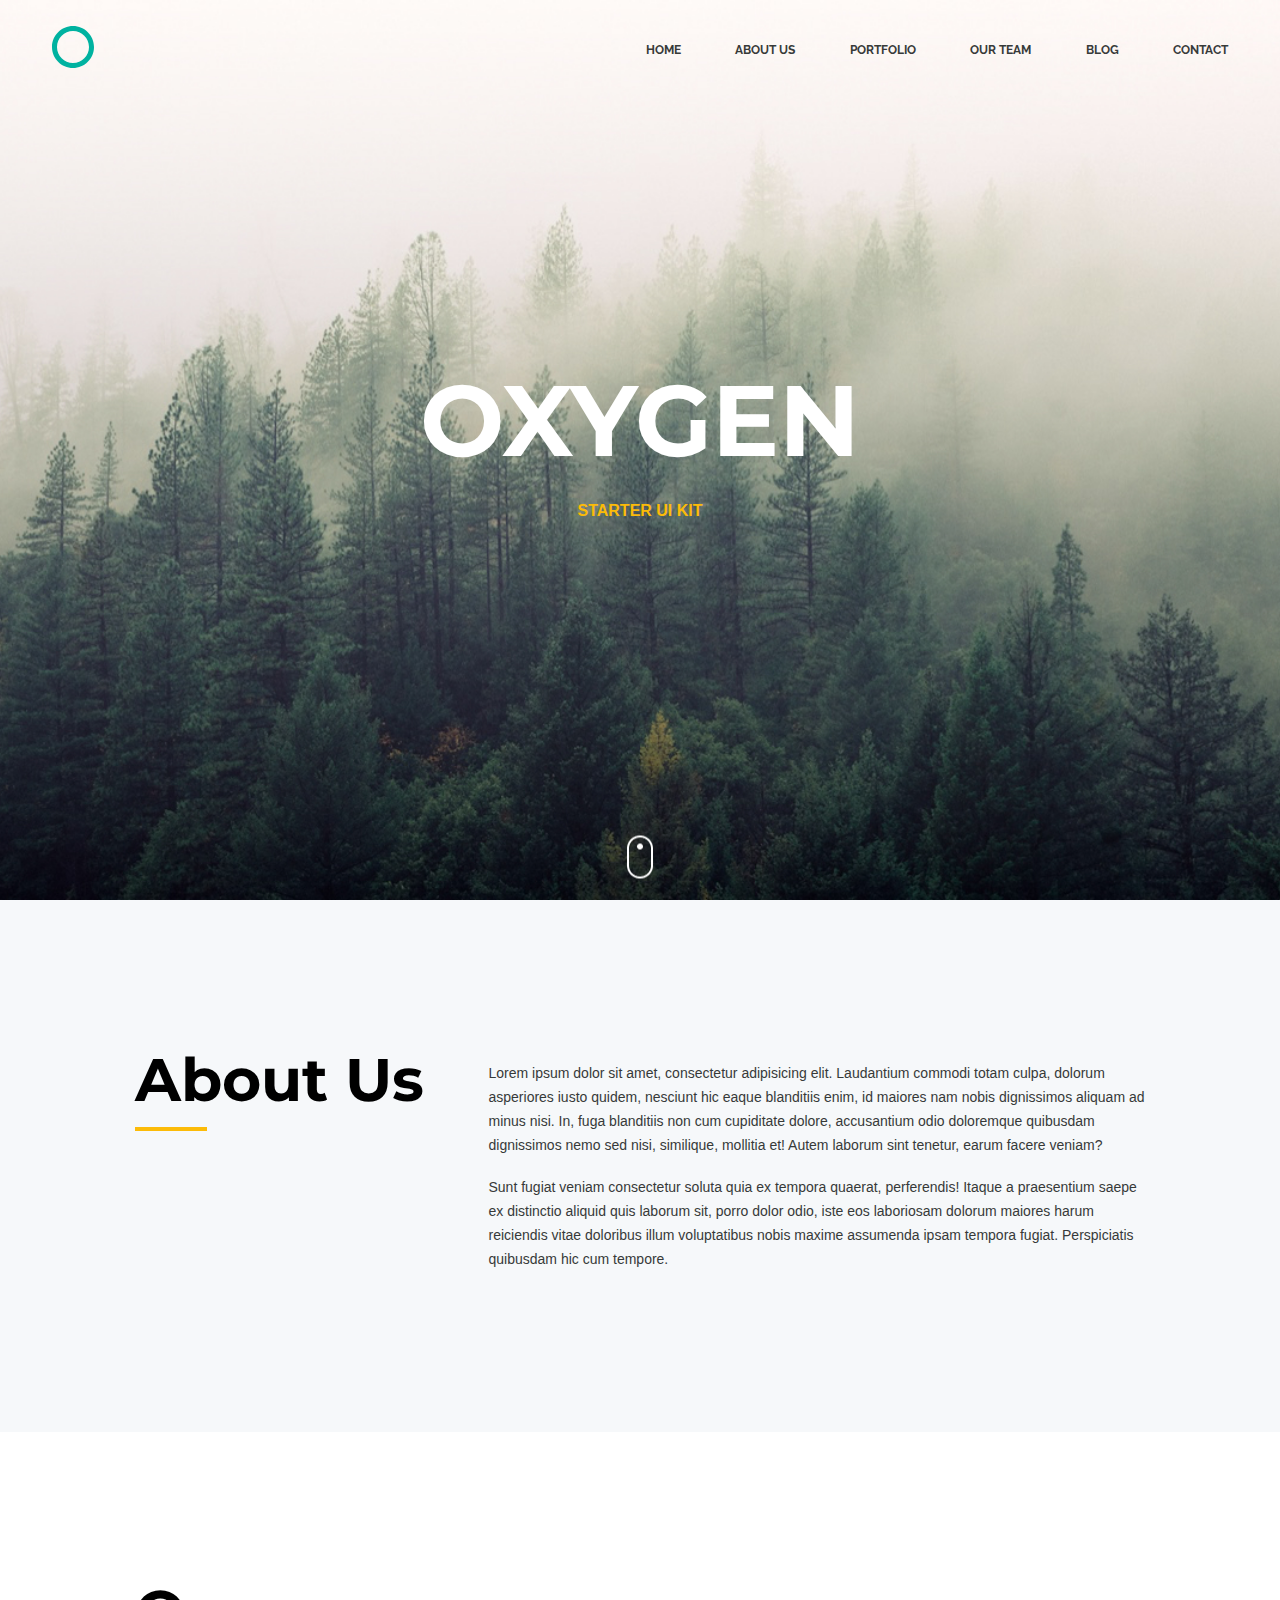
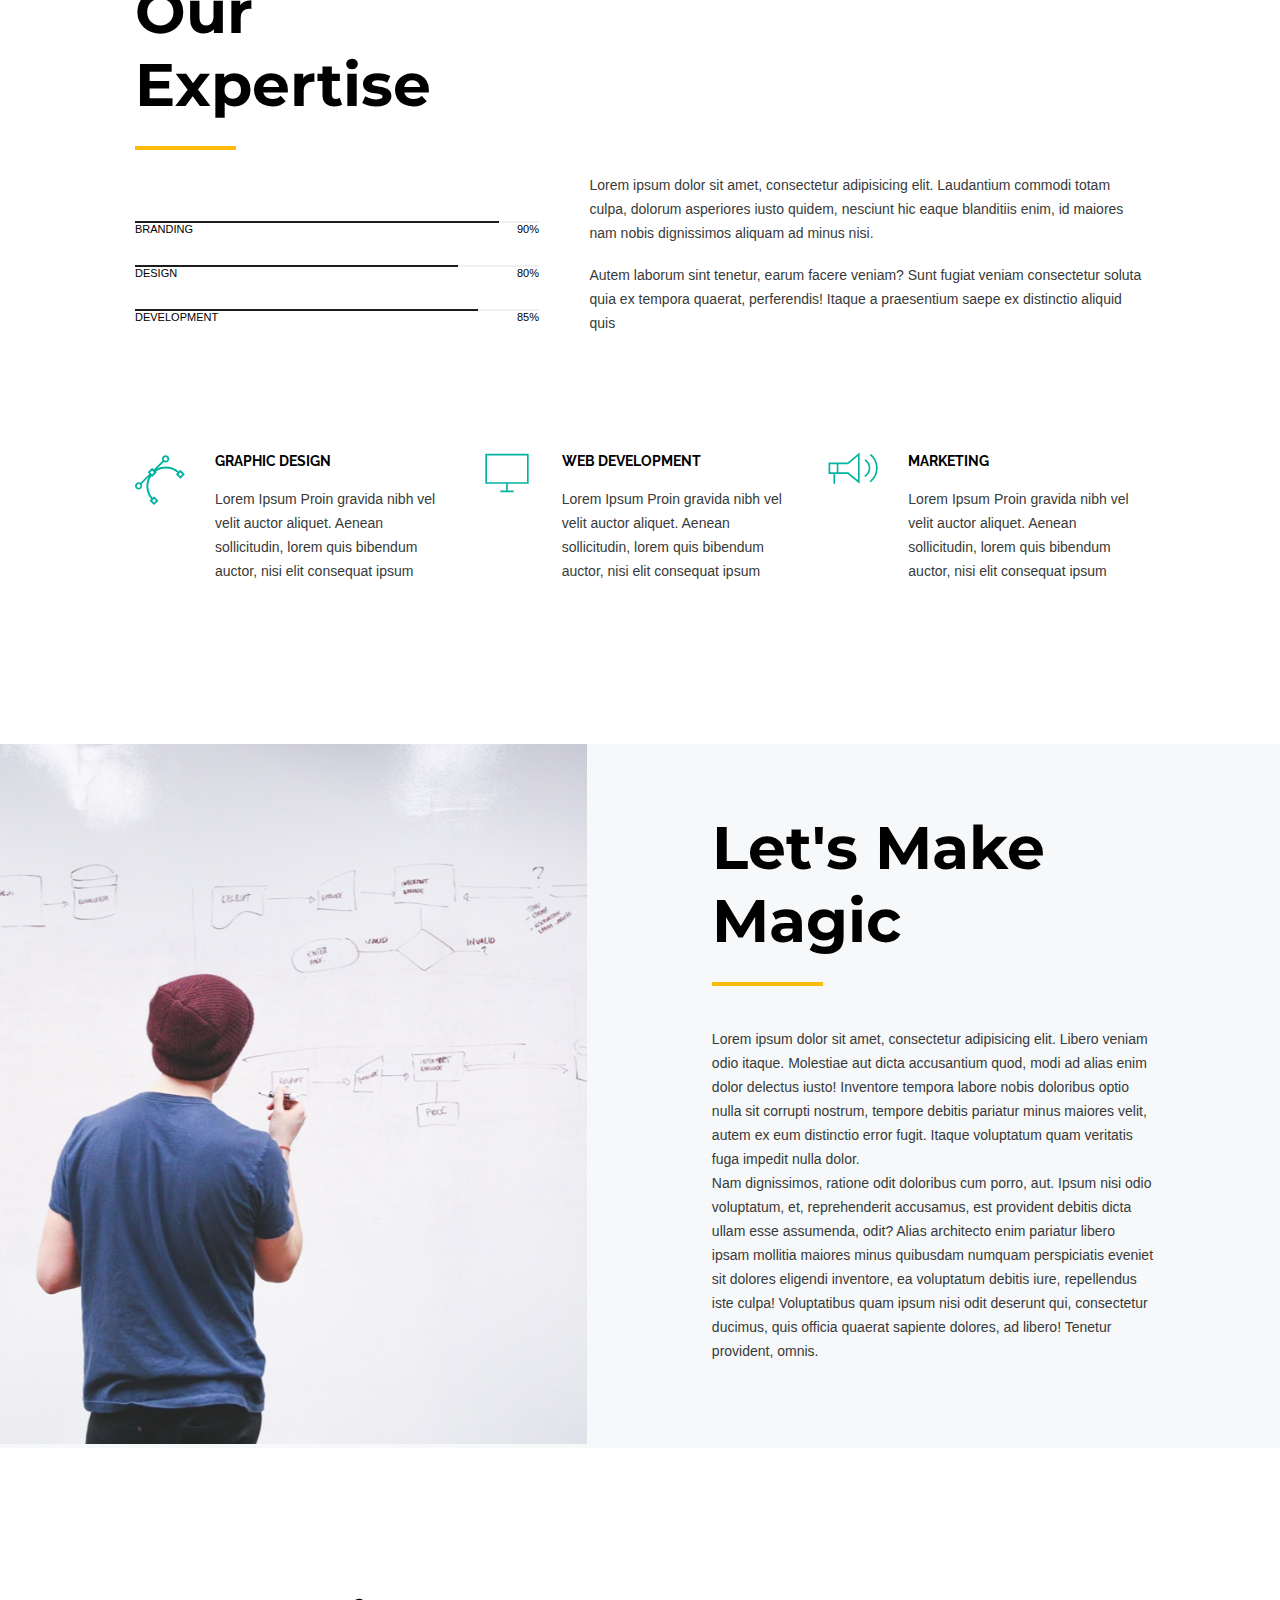
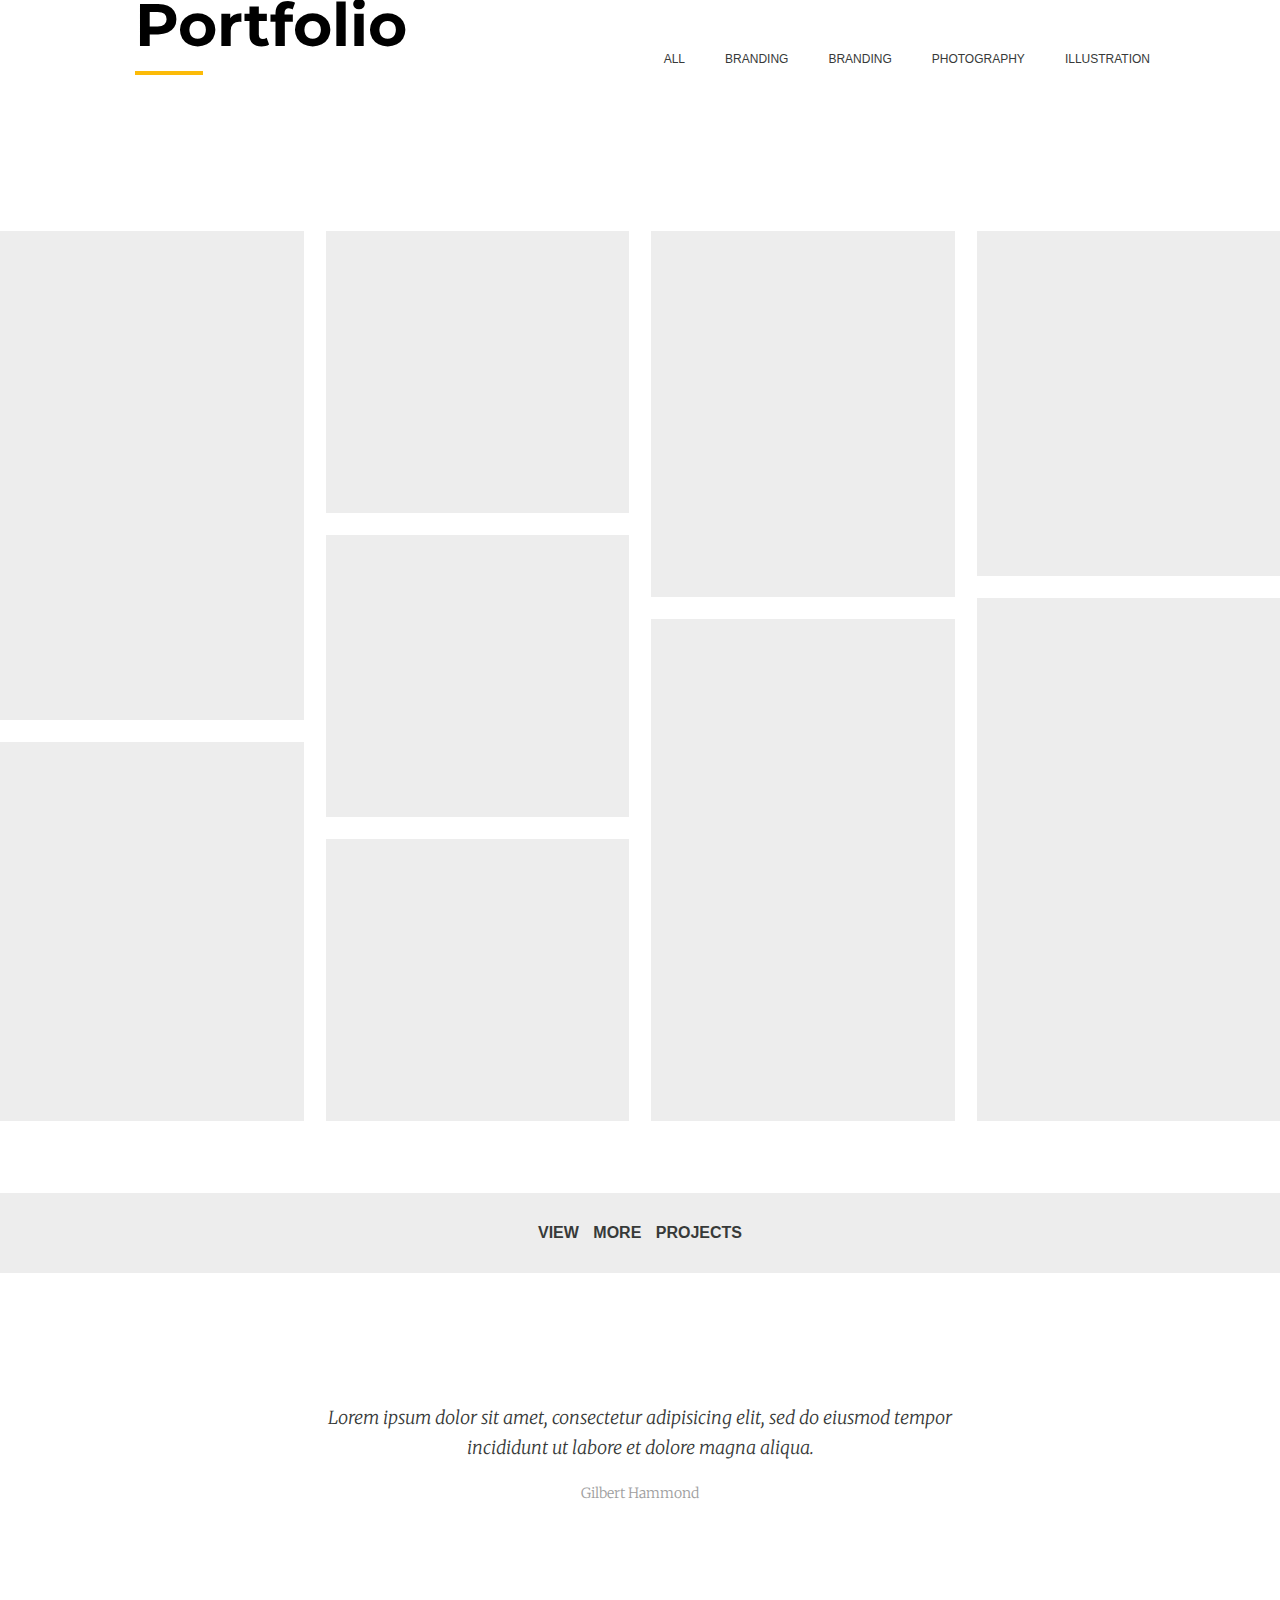
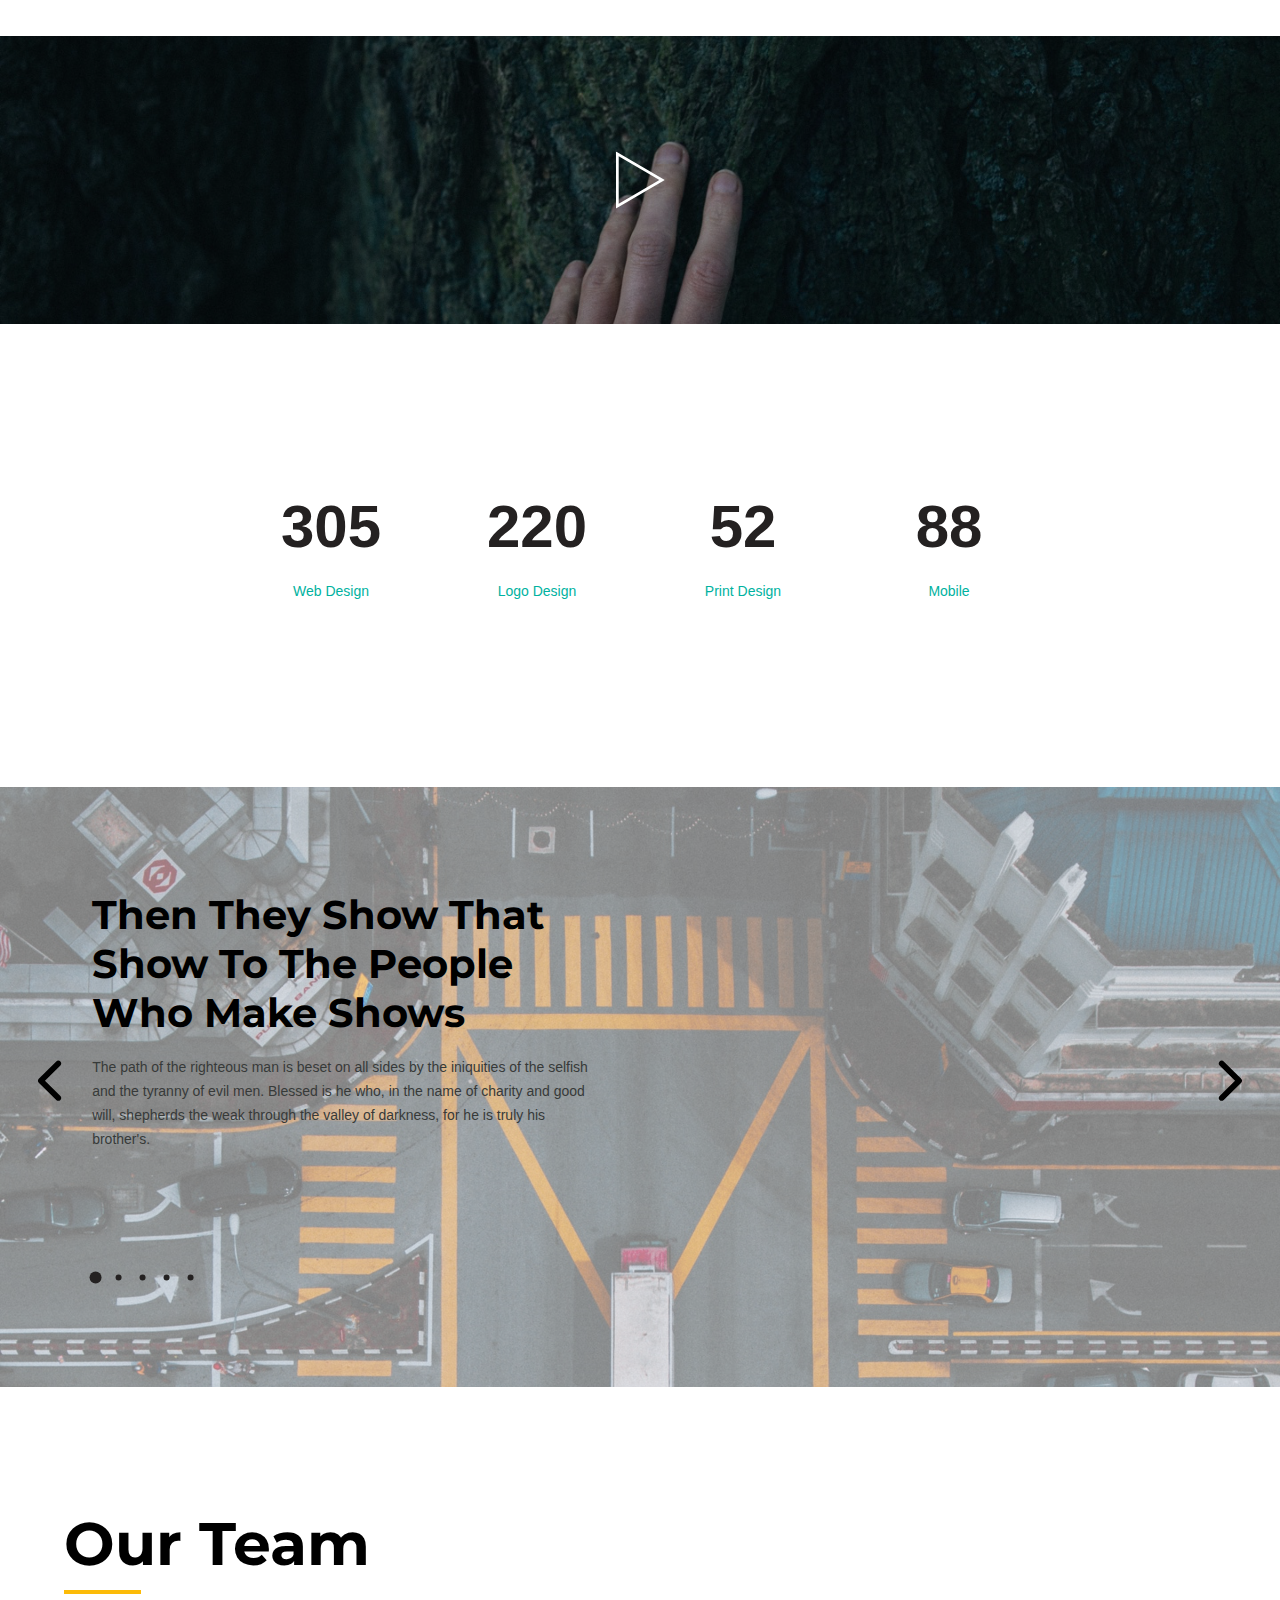
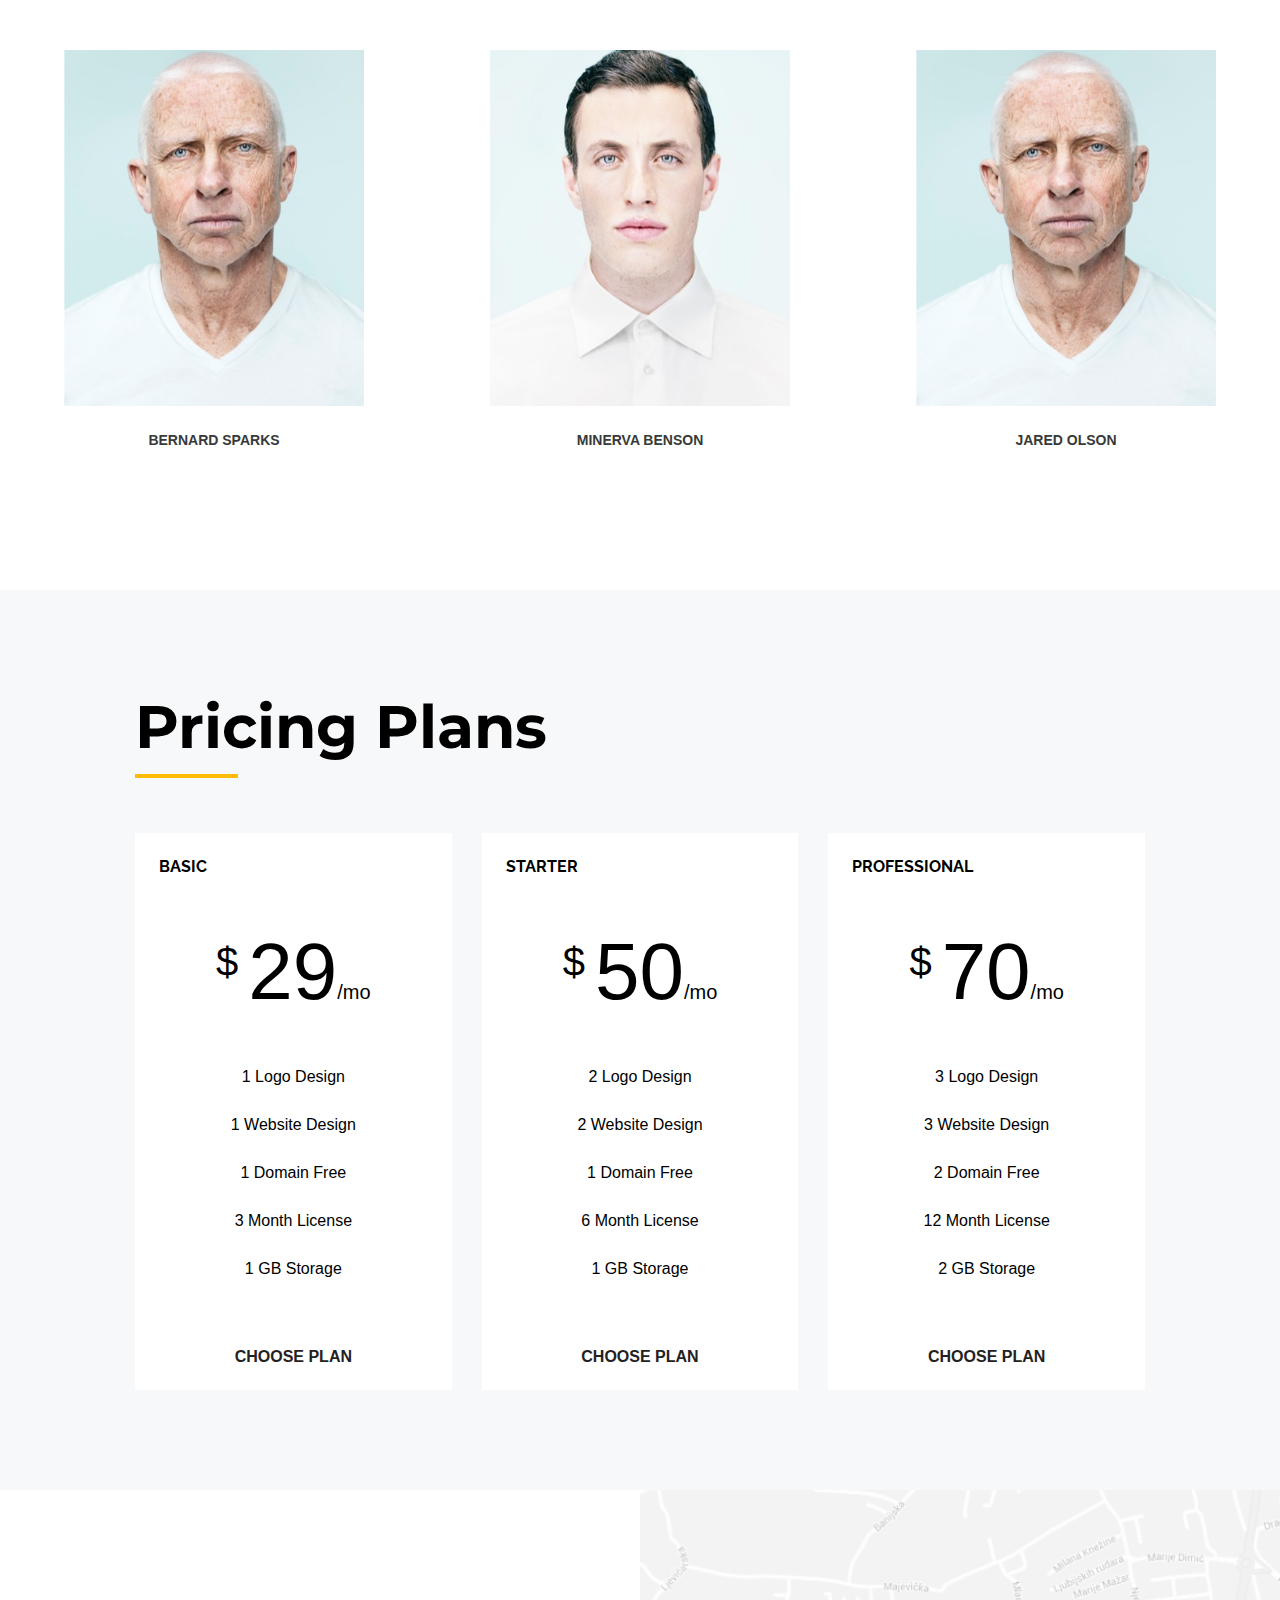
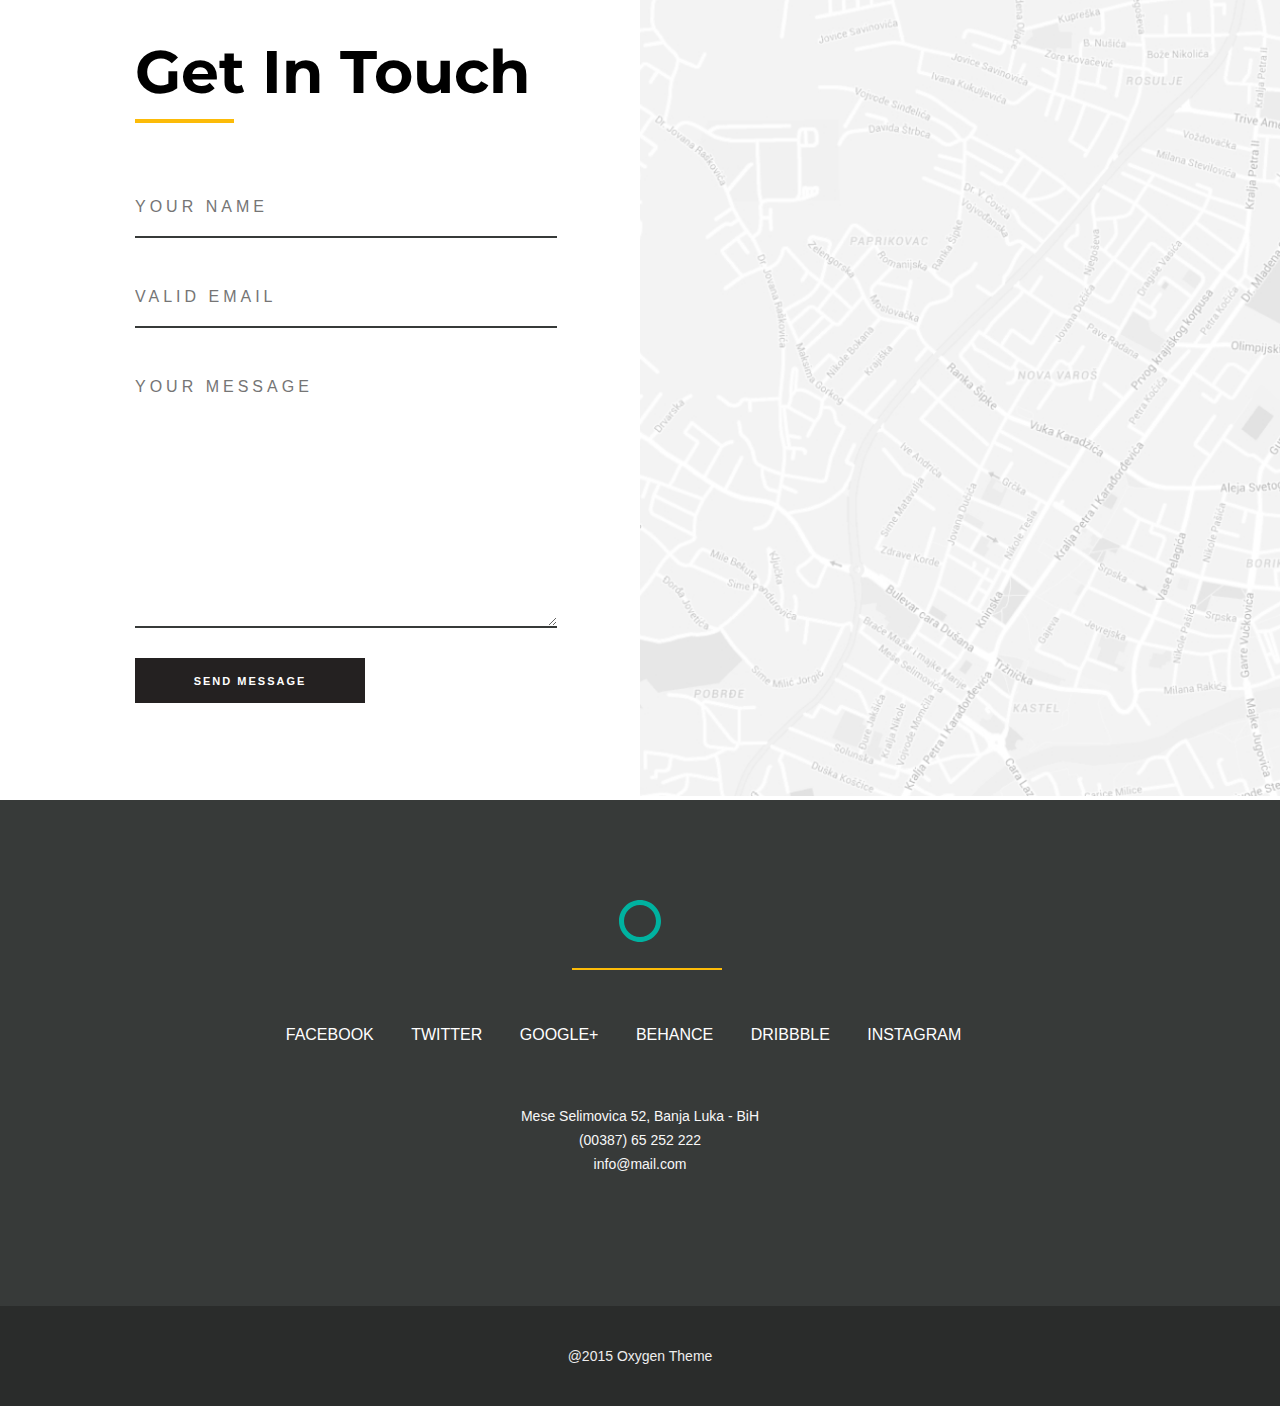
<file: Oxygen/index.html>
<!DOCTYPE html>
<html lang="en" dir="ltr">
<head>
  <meta charset="utf-8">
  <meta name="viewport" content="width=device-width , initial-size= 1.0">
  <title>Learning Objective</title>
  <link rel="preconnect" href="https://fonts.googleapis.com">
  <link rel="preconnect" href="https://fonts.gstatic.com" crossorigin>
  <link href="https://fonts.googleapis.com/css2?family=Merriweather:wght@300&display=swap" rel="stylesheet"> 
  <link rel="preconnect" href="https://fonts.googleapis.com">
  <link rel="preconnect" href="https://fonts.gstatic.com" crossorigin>
  <link href="https://fonts.googleapis.com/css2?family=Montserrat:wght@700&display=swap" rel="stylesheet">
  <link rel="preconnect" href="https://fonts.googleapis.com">
  <link rel="preconnect" href="https://fonts.gstatic.com" crossorigin>
  <link rel="preconnect" href="https://fonts.googleapis.com">
  <link rel="preconnect" href="https://fonts.gstatic.com" crossorigin>
  <link href="https://fonts.googleapis.com/css2?family=Raleway:wght@700&display=swap" rel="stylesheet">
  <link rel="preconnect" href="https://fonts.googleapis.com">
  <link rel="preconnect" href="https://fonts.googleapis.com">
    
  <link rel="stylesheet" href="css/showcase.css">
  <link rel="stylesheet" href="css/aboutUs.css">
  <link rel="stylesheet" href="css/expertise.css">
  <link rel="stylesheet" href="css/magic.css">
  <link rel="stylesheet" href="css/portfolio.css">
  <link rel="stylesheet" href="css/facts.css">
  <link rel="stylesheet" href="css/slider.css">
  <link rel="stylesheet" href="css/ourTeam.css">
  <link rel="stylesheet" href="css/pricing.css">
  <link rel="stylesheet" href="css/touch.css">
  <link rel="stylesheet" href="css/contact.css">
  <link rel="stylesheet" href="css/footer.css">
  <link rel="stylesheet" href="css/master.css">
</head>
<body>
                                                            <!-- showcase -->
  <section class="showcase">
                            <!-- showcase-header -->
    <div class="showcase-header flex flex-jc-sb flex-ai-c">
      <div class="icon">
        <a href="#">
          <img src="img/circle.svg" alt="icon">
        </a>
      </div> <!-- ./icon -->
      <nav class="nav">
        <ul>
          <li><a href="#">home</a></li>
          <li><a href="#">about us</a></li>
          <li><a href="#">portfolio</a></li>
          <li><a href="#">our team</a></li>
          <li><a href="#">blog</a></li>
          <li><a href="#">contact</a></li>
        </ul>
      </nav> <!-- ./nav -->
    </div> <!-- ./showcase-header -->

                            <!-- showcase-content -->
    <div class="showcase-content center">
        <h1 class="title">oxygen</h1>
        <p class="desc">starter ui kit</p>
    </div> <!-- ./showcase-content -->
    <img src="img/mouse.png" alt="mouse">
  </section> <!-- ./showcase -->
                                                               <!-- aboutUs -->
  <section class="aboutUs pad">
    <div class="container flex flex-jc-sb">
      <div class="left">
        <h2 class="title">about us</h2>
      </div> <!-- ./left -->
      <div class="right">
        <p class="desc">Lorem ipsum dolor sit amet, consectetur adipisicing elit. Laudantium commodi totam culpa, dolorum asperiores iusto quidem, nesciunt hic eaque blanditiis enim, id maiores nam nobis dignissimos aliquam ad minus nisi. In, fuga blanditiis non cum cupiditate dolore, accusantium odio doloremque quibusdam dignissimos nemo sed nisi, similique, mollitia et! Autem laborum sint tenetur, earum facere veniam?</p>
        <p class="desc">
          Sunt fugiat veniam consectetur soluta quia ex tempora quaerat, perferendis! Itaque a praesentium saepe ex distinctio aliquid quis laborum sit, porro dolor odio, iste eos laboriosam dolorum maiores harum reiciendis vitae doloribus illum voluptatibus nobis maxime assumenda ipsam tempora fugiat. Perspiciatis quibusdam hic cum tempore.</p>
      </div> <!-- ./right -->
    </div><!-- ./container -->
  </section> <!-- ./aboutUs -->
                                                            <!-- expertise -->
  <section class="expertise pad">
    <div class="container flex flex-jc-sb flex-ai-end">
      <div class="left">
        <h2 class="title">our expertise</h2>

                                 <!-- expertise-skills -->
        <div class="skills">
                           <!-- skill -->
          <div class="skill">
            <div class="skill-bar">
              <span class="skill-bar-percent"></span>
            </div> <!-- ./skill-bar -->

            <div class="skill-name flex flex-jc-sb">
              <span>branding</span>
              <span>90%</span>
            </div> <!-- . /skill-name -->
          </div> <!-- ./skill -->


                           <!-- skill -->
          <div class="skill">
            <div class="skill-bar">
              <span class="skill-bar-percent"></span>
            </div> <!-- ./skill-bar -->

            <div class="skill-name flex flex-jc-sb">
              <span>design</span>
              <span>80%</span>
            </div> <!-- . /skill-name -->
          </div> <!-- ./skill -->


                           <!-- skill -->
          <div class="skill">
            <div class="skill-bar">
              <span class="skill-bar-percent"></span>
            </div> <!-- ./skill-bar -->

            <div class="skill-name flex flex-jc-sb">
              <span>development</span>
              <span>85%</span>
            </div> <!-- . /skill-name -->
          </div> <!-- ./skill -->

        </div> <!-- ./skills -->
      </div> <!-- ./left -->

      <div class="right">
        <p class="desc">Lorem ipsum dolor sit amet, consectetur adipisicing elit. Laudantium commodi totam culpa, dolorum asperiores iusto quidem, nesciunt hic eaque blanditiis enim, id maiores nam nobis dignissimos aliquam ad minus nisi.</p>
        <p class="desc">Autem laborum sint tenetur, earum facere veniam? Sunt fugiat veniam consectetur soluta quia ex tempora quaerat, perferendis! Itaque a praesentium saepe ex distinctio aliquid quis</p>
      </div><!-- ./right -->
    </div> <!-- ./container -->

                              <!-- offers -->
    <div class="offers">
      <div class="offer flex flex-jc-sb">
        <div class="icon">
          <img src="img/vector.svg" alt="icon-1">
        </div> <!-- ./icon -->
        <div class="desc">
          <h3 class="title">graphic design</h3>
          <p class="desc">Lorem Ipsum Proin gravida nibh vel  velit auctor aliquet. Aenean sollicitudin, lorem quis bibendum auctor, nisi elit consequat ipsum</p>
        </div> <!-- ./desc -->
      </div><!-- ./offer -->

      <div class="offer flex flex-jc-sb">
        <div class="icon">
          <img src="img/monitor.svg" alt="icon-2">
        </div> <!-- ./icon -->
        <div class="desc">
          <h3 class="title">web development</h3>
          <p class="desc">Lorem Ipsum Proin gravida nibh vel  velit auctor aliquet. Aenean sollicitudin, lorem quis bibendum auctor, nisi elit consequat ipsum</p>
        </div> <!-- ./desc -->
      </div><!-- ./offer -->

      <div class="offer flex flex-jc-sb">
        <div class="icon">
          <img src="img/speaker.svg" alt="icon-3">
        </div> <!-- ./icon -->
        <div class="desc">
          <h3 class="title">marketing</h3>
          <p class="desc">Lorem Ipsum Proin gravida nibh vel  velit auctor aliquet. Aenean sollicitudin, lorem quis bibendum auctor, nisi elit consequat ipsum</p>
        </div> <!-- ./desc -->
      </div><!-- ./offer -->
    </div><!-- ./offers -->
  </section> <!-- ./expertise -->
                                                               <!-- magic -->
  <section class="magic">
    <div class="container flex flex-jc-sb flex-ai-c">
                                  <!-- left -->
      <div class="img">
        <img src="img/person.jpg" alt="person">
      </div> <!-- ./left -->

                                  <!-- right -->
      <div class="right flex flex-jc-c flex-ai-c">
        <div class="right-content">
          <h2 class="title">let's make magic</h2>
          <p class="desc">Lorem ipsum dolor sit amet, consectetur adipisicing elit. Libero veniam odio itaque. Molestiae aut dicta accusantium quod, modi ad alias enim dolor delectus iusto! Inventore tempora labore nobis doloribus optio nulla sit corrupti nostrum, tempore debitis pariatur minus maiores velit, autem ex eum distinctio error fugit. Itaque voluptatum quam veritatis fuga impedit nulla dolor.</br>Nam dignissimos, ratione odit doloribus cum porro, aut. Ipsum nisi odio voluptatum, et, reprehenderit accusamus, est provident debitis dicta ullam esse assumenda, odit? Alias architecto enim pariatur libero ipsam mollitia maiores minus quibusdam numquam perspiciatis eveniet sit dolores eligendi inventore, ea voluptatum debitis iure, repellendus iste culpa! Voluptatibus quam ipsum nisi odit deserunt qui, consectetur ducimus, quis officia quaerat sapiente dolores, ad libero! Tenetur provident, omnis.</p>
        </div> <!-- ./right-content -->
      </div> <!-- ./right -->
    </div><!-- ./container -->
  </section> <!-- ./magic -->
                                                            <!-- portfolio -->
  <section class="portfolio">
                                 <!-- portfolio-header -->
    <header class="portfolio-header flex flex-jc-sb flex-ai-c">
      <h2 class="title">portfolio</h2>
      <nav class="nav">
        <ul class="flex flex-ai-c">
          <li><a href="#">all</a></li>
          <li><a href="#">branding</a></li>
          <li><a href="#">branding</a></li>
          <li><a href="#">photography</a></li>
          <li><a href="#">illustration</a></li>
        </ul>
      </nav><!-- ./nav -->
    </header><!-- ./portfolio-header -->
                                 <!-- portfolio-content -->
    <div class="portfolio-content">
      <div class="col">
        <div class="card">
          <div class="card-content">
            <h3 class="title">OCCA CUPIDATAT</h3>
            <p class="desc">design</p>
          </div>
        </div>
        <div class="card">
          <div class="card-content">
            <h3 class="title">OCCA CUPIDATAT</h3>
            <p class="desc">design</p>
          </div>
        </div>
      </div>
      <div class="col">
        <div class="card">
          <div class="card-content">
            <h3 class="title">OCCA CUPIDATAT</h3>
            <p class="desc">design</p>
          </div>
        </div>
        <div class="card">
          <div class="card-content">
            <h3 class="title">OCCA CUPIDATAT</h3>
            <p class="desc">design</p>
          </div>
        </div>
        <div class="card">
          <div class="card-content">
            <h3 class="title">OCCA CUPIDATAT</h3>
            <p class="desc">design</p>
          </div>
        </div>
      </div>
      <div class="col">
        <div class="card">
          <div class="card-content">
            <h3 class="title">OCCA CUPIDATAT</h3>
            <p class="desc">design</p>
          </div>
        </div>
        <div class="card">
          <div class="card-content">
            <h3 class="title">OCCA CUPIDATAT</h3>
            <p class="desc">design</p>
          </div>
        </div>
      </div>
      <div class="col">
        <div class="card">
          <div class="card-content">
            <h3 class="title">OCCA CUPIDATAT</h3>
            <p class="desc">design</p>
          </div>
        </div>
        <div class="card">
          <div class="card-content">
            <h3 class="title">OCCA CUPIDATAT</h3>
            <p class="desc">design</p>
          </div>
        </div>
      </div>
    </div><!-- ./portfolio-content -->
    <a href="#" class="btn">view more projects</a>
  </section> <!-- ./portfolio -->
                                                              <!-- facts -->
  <section class="facts">

    <div class="facts-top">
      <p class="desc">Lorem ipsum dolor sit amet, consectetur adipisicing elit, sed do eiusmod tempor incididunt ut labore et dolore magna aliqua.</p>
      <p class="desc">Gilbert Hammond</p>
    </div> <!--./facts-top-->

    <div class="video">
      <img src="img/Video.svg" alt="video">
    </div> <!--./video-->
    
    <div class="facts-bottom">
      <div class="card">
        <span>305</span>
        <p class ="desc">web design</p>
      </div> <!--./card-->

      <div class="card">
        <span>220</span>
        <p class ="desc">logo design</p>
      </div> <!--./card-->

      <div class="card">
        <span>52</span>
        <p class ="desc">print design</p>
      </div> <!--./card-->

      <div class="card">
        <span>88</span>
        <p class ="desc">mobile</p>
      </div> <!--./card-->
    </div> <!--facts-bottom-->
  </section> <!--facts-->
                                                              <!-- slider -->
  <section class="slider">
    <div class="slide">
      <img src="img/img-1.jpg" alt="img-">
    </div> <!--slide-->
    <div class="slide">
      <img src="img/img-2.jpg" alt="img-">
    </div> <!--slide-->
    <div class="slide">
      <img src="img/img-3.jpg" alt="img-">
    </div> <!--slide-->
    <div class="slide">
      <img src="img/img-4.jpg" alt="img-">
    </div> <!--slide-->
    <div class="slide">
      <img src="img/img-5.jpg"-">
    </div> <!--slide-->

    <div class="slider-content">
      <h1 class="title">Then they show that show to the 
        people who make shows</h1>
        <p class="desc">The path of the righteous man is beset on all sides by the iniquities of the selfish and the tyranny of evil men. Blessed is he who, in the name of charity and good will, shepherds the weak through the valley of darkness, for he is truly his brother's.</p>

      <div class="dotBox">
        <span class="dot" onclick="currentSlide(1)"></span>
        <span class="dot" onclick="currentSlide(2)"></span>
        <span class="dot" onclick="currentSlide(3)"></span>
        <span class="dot" onclick="currentSlide(4)"></span>
        <span class="dot" onclick="currentSlide(5)"></span>
      </div><!--./dotBox-->
    </div> <!--slider-content-->

    <span class="prev" onclick="move(-1)"><img src="img/chevron-left-solid.svg" alt="left-move"></span>
    <span class="next" onclick="move(1)"><img src="img/chevron-right-solid.svg" alt="right-move"></span>
  </section><!--slider-->
                                                            <!-- ourTeam -->
  <section class="ourTeam">
    <div class="container">
      <h2 class="title">our team</h2>
      <div class="cards">

        <div class="card">
          <img src="img/person-1.png" alt="img-1">
          <p class="desc">BERNARD SPARKS</p>
        </div><!--card-->

        <div class="card">
          <img src="img/person-2.png" alt="img-2">
          <p class="desc">MINERVA BENSON</p>
        </div><!--card-->

        <div class="card">
          <img src="img/person-1.png" alt="img-3">
          <p class="desc">JARED OLSON</p>
        </div><!--card-->
      </div> <!--cards-->
    </div><!--container-->
  </section> <!--ourTeam-->
                                                            <!-- pricing -->
  <section class="pricing">
    <h2 class="title">pricing plans</h2>
    <div class="plans">
      <div class="plan">
        <h3 class="title">basic</h3>
        
        <div class="price">
          <span class="dollar">$</span>
          <span class="amount">29</span>
          <span class="period">/mo</span>
        </div> <!--price-->
        
        <ul class="list">
          <li>1 logo design</li>
          <li>1 website design</li>
          <li>1 domain free</li>
          <li>3 month license</li>
          <li>1 GB storage</li>
        </ul> <!--list-->

        <a href="#" class="btn">choose plan</a>
      </div> <!--plan-->


      <div class="plan">
        <h3 class="title">starter</h3>
        
        <div class="price">
          <span class="dollar">$</span>
          <span class="amount">50</span>
          <span class="period">/mo</span>
        </div> <!--price-->
        
        <ul class="list">
          <li>2 logo design</li>
          <li>2 website design</li>
          <li>1 domain free</li>
          <li>6 month license</li>
          <li>1 GB storage</li>
        </ul> <!--list-->

        <a href="#" class="btn">choose plan</a>
      </div> <!--plan-->


      <div class="plan">
        <h3 class="title">professional</h3>
        
        <div class="price">
          <span class="dollar">$</span>
          <span class="amount">70</span>
          <span class="period">/mo</span>
        </div> <!--price-->
        
        <ul class="list">
          <li>3 logo design</li>
          <li>3 website design</li>
          <li>2 domain free</li>
          <li>12 month license</li>
          <li>2 GB storage</li>
        </ul> <!--list-->

        <a href="#" class="btn">choose plan</a>
      </div> <!--plan-->
    </div><!--plans-->
  </section><!--pricing-->
                                                              <!-- touch -->
  <section class="touch">
    <div class="left">
        <h2 class="title">get in touch</h2>
      <form class="form">
        <input name="name" type="name" placeholder="your name"/>
        <input name="email"  type="email" placeholder="valid email"/>
        <textarea name="form-message" id="you message" placeholder="your message"></textarea>
        <button class="send">send message</button>
      </form>
    </div><!--left-->
    
    <div class="right">
      <img src="img/Bitmap.jpg" alt="map">
    </div><!--right-->
  </section><!--touch-->
                                                              <!-- contact -->
  <section class="contact">

    <div class="logo">
      <img src="img/logo-2.svg" alt="logo">
    </div><!--./logo-->

    <ul class="list">
      <li><a href="#">facebook</a></li>
      <li><a href="#">twitter</a></li>
      <li><a href="#">google+</a></li>
      <li><a href="#">behance</a></li>
      <li><a href="#">dribbble</a></li>
      <li><a href="#">instagram</a></li>
    </ul><!--list-->

    <p class="desc">
      Mese Selimovica 52, Banja Luka - BiH<br>
      (00387) 65 252 222<br>
      info@mail.com
    </p>

    <a href="#" class="up">
      <i class="fa-solid fa-chevron-up"></i>
    </a>
  </section><!--contact-->
                                                            <!-- footer -->
  <footer class="footer">
    <p class="desc">@2015 Oxygen Theme</p>
  </footer><!--./footer-->
  <script src="script/script.js"></script>
</body>
</html>
</file>
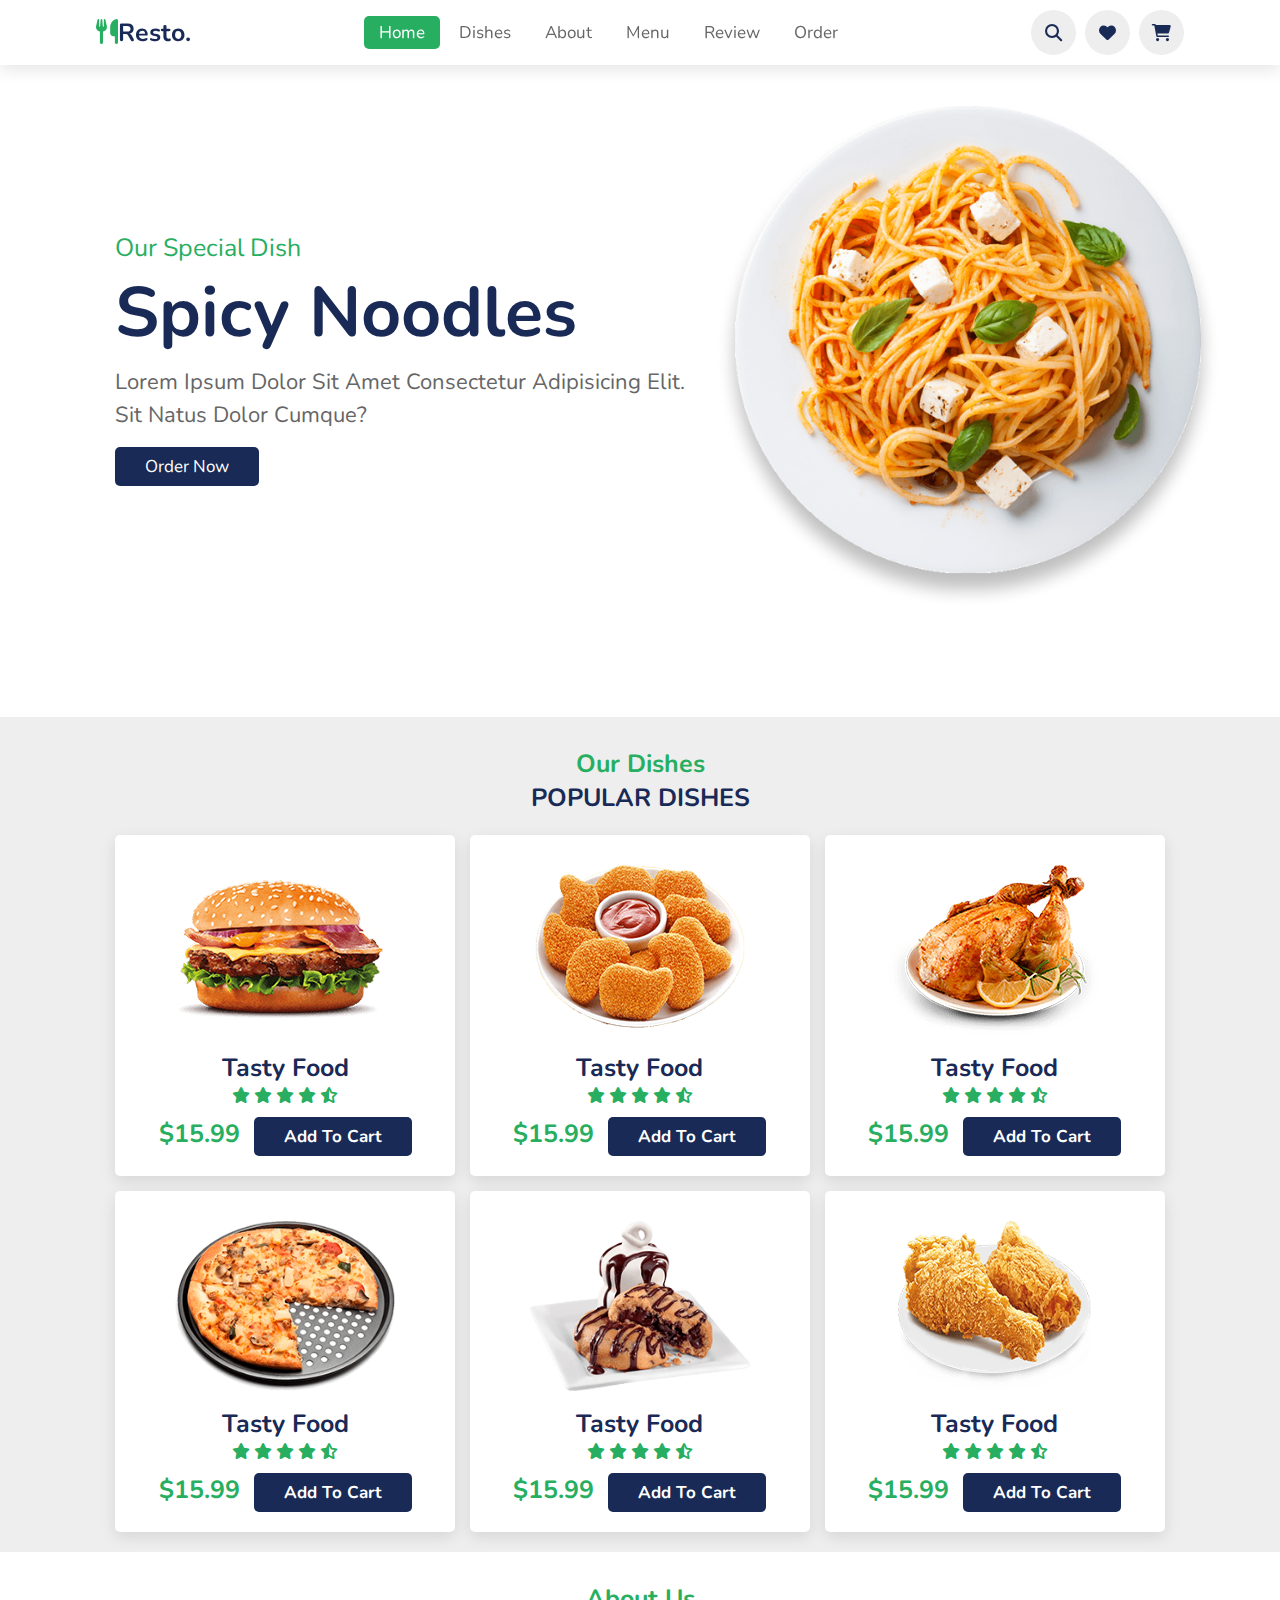
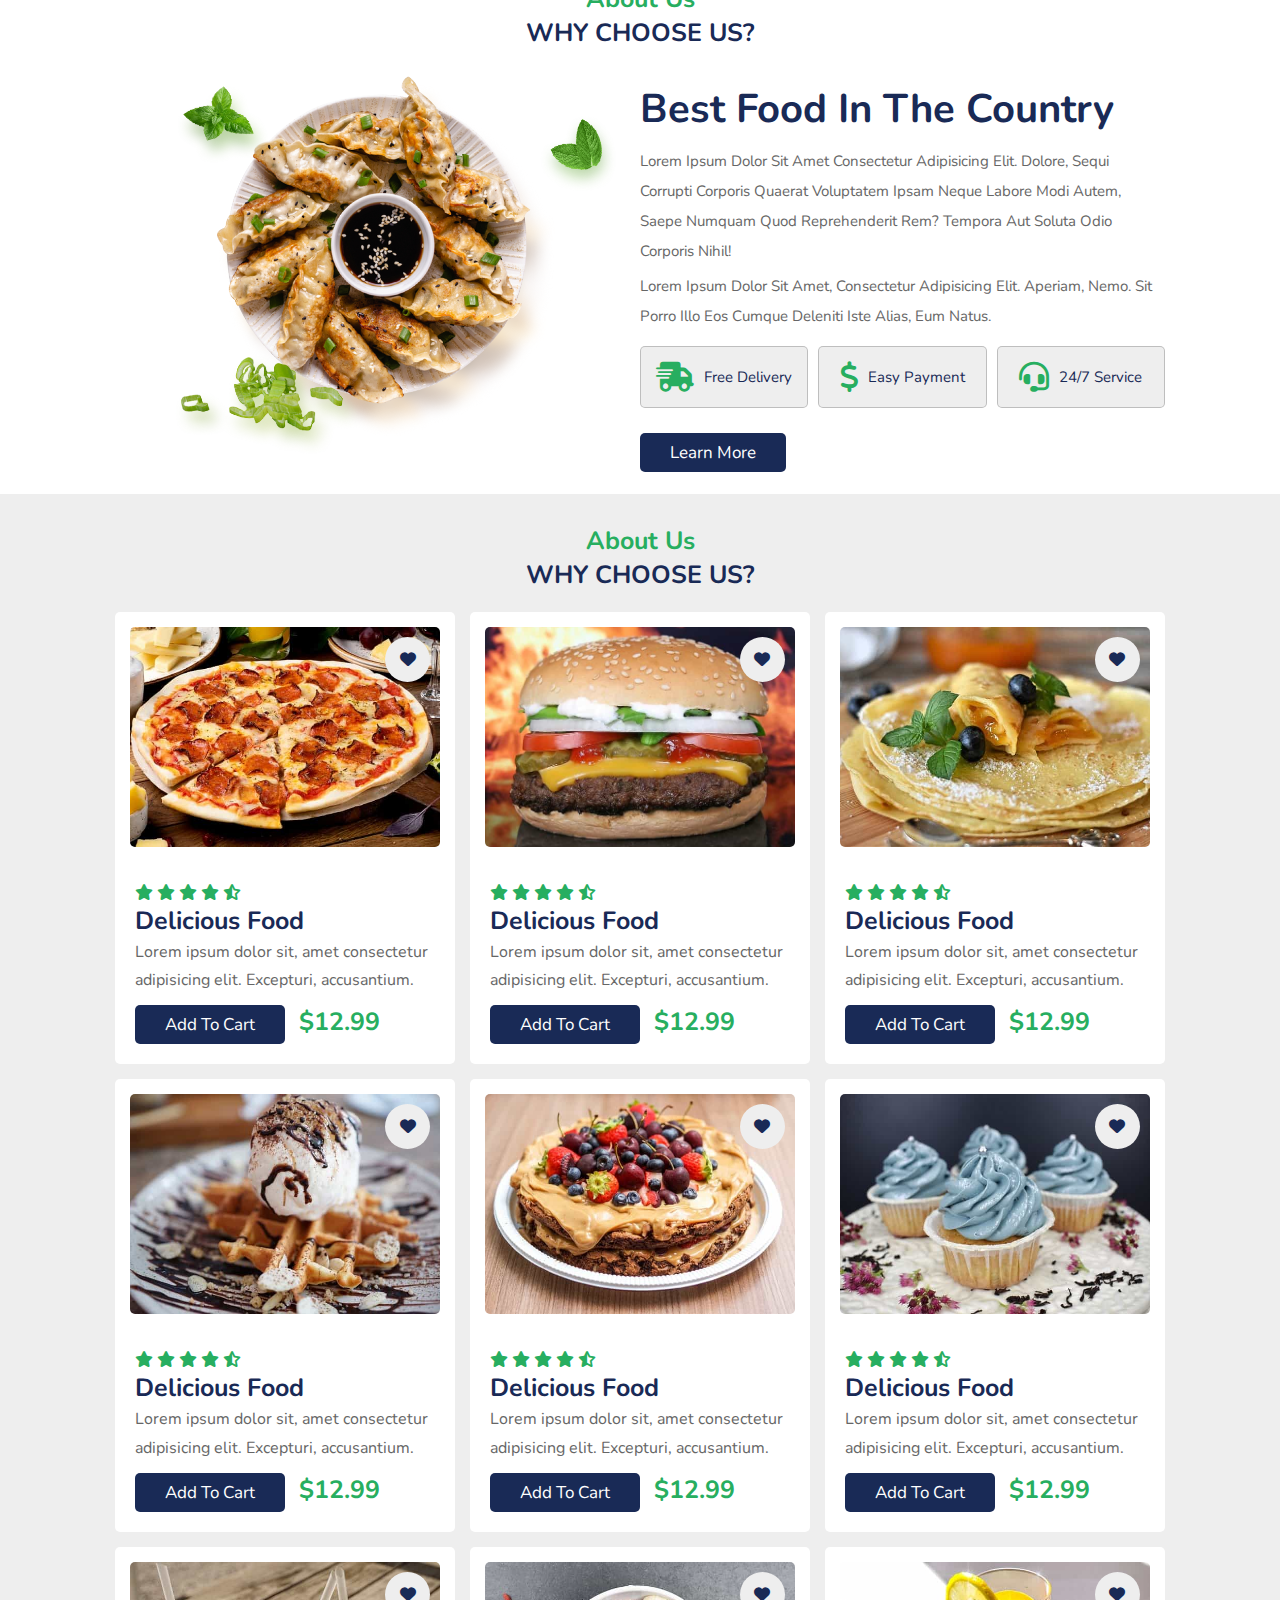
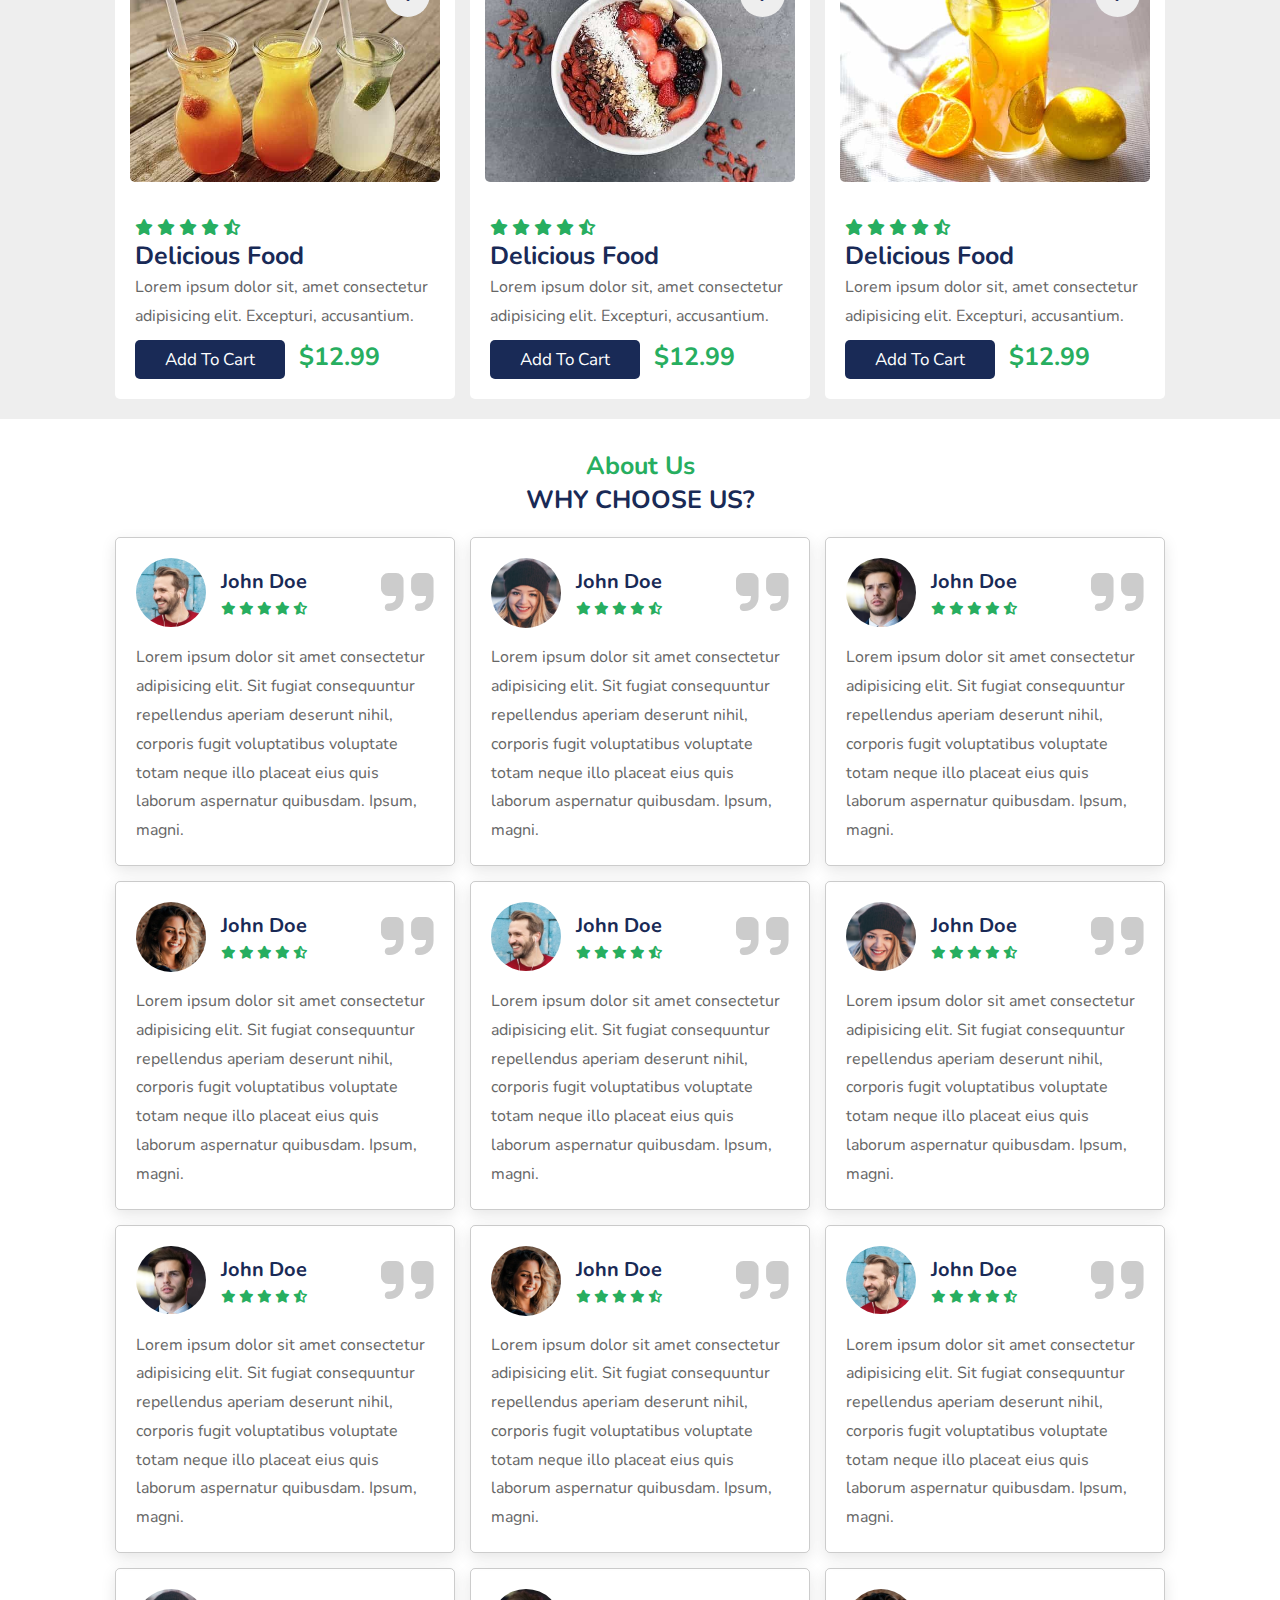
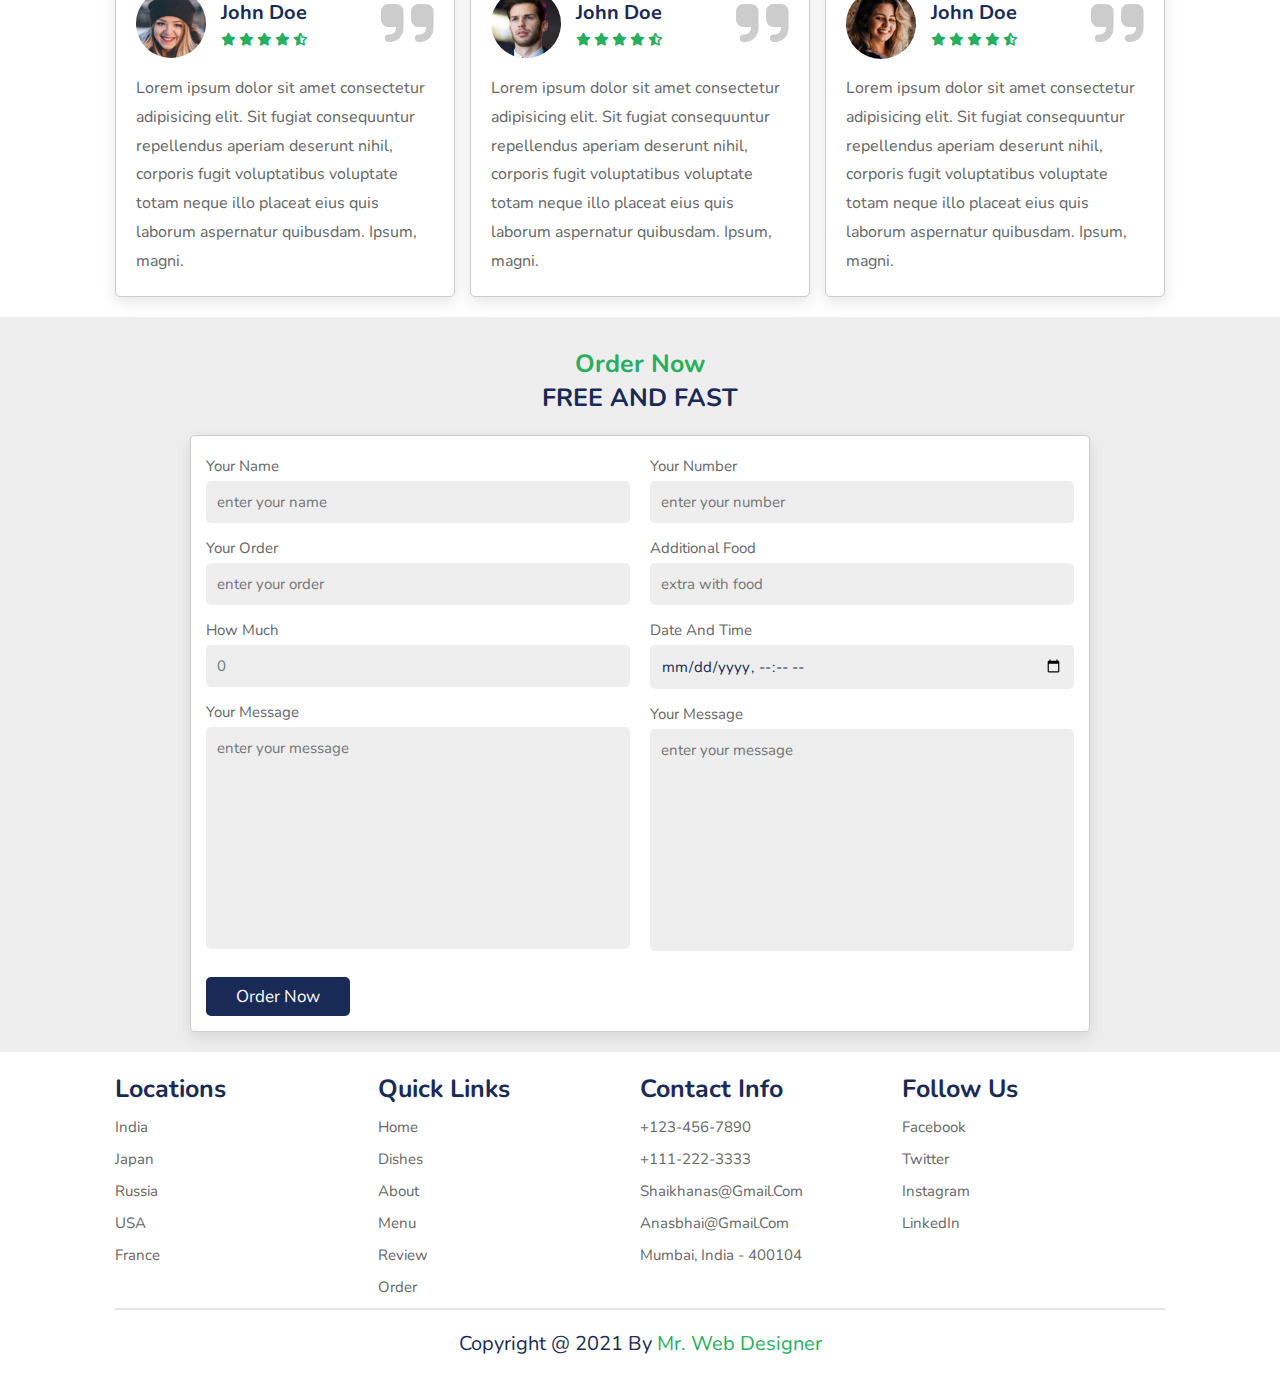
<file: Resto/index.html>
<!DOCTYPE html>
<html lang="zxx" dir="ltr">
	<head>
		<meta charset="utf-8">
		<meta name="viewport" content="initial-size = 1.0, width = device-width">
		<title>My Project</title>

		<link rel="stylesheet" href="https://cdnjs.cloudflare.com/ajax/libs/font-awesome/6.1.1/css/all.min.css" integrity="sha512-KfkfwYDsLkIlwQp6LFnl8zNdLGxu9YAA1QvwINks4PhcElQSvqcyVLLD9aMhXd13uQjoXtEKNosOWaZqXgel0g==" crossorigin="anonymous" referrerpolicy="no-referrer">
		<link rel="preconnect" href="https://fonts.googleapis.com">
		<link rel="preconnect" href="https://fonts.gstatic.com" crossorigin> 
		
		<link rel="stylesheet" href="css/all.min.css">
		<link rel="stylesheet" href="css/variables.css">
		<link rel="stylesheet" href="css/master.css">
		<link rel="stylesheet" href="css/header.css">
		<link rel="stylesheet" href="css/search.css">
		<link rel="stylesheet" href="css/home.css">
		<link rel="stylesheet" href="css/dishes.css">
		<link rel="stylesheet" href="css/about.css">
		<link rel="stylesheet" href="css/menu.css">
		<link rel="stylesheet" href="css/review.css">
		<link rel="stylesheet" href="css/order.css">
		<link rel="stylesheet" href="css/footer.css">
		</head>
	<body>
		                                                          <!-- header -->
		<header class="header">
			<div class="container flex flex-jc-sb flex-ai-c">
				<a href="#" class="logo">
					<i class="fas fa-solid fa-utensils"></i>resto.
				</a>

				<nav class="nav">
					<a href="#home" class="active">home</a>
					<a href="#dishes">dishes</a>
					<a href="#about">about</a>
					<a href="#menu">menu</a>
					<a href="#review">review</a>
					<a href="#order">order</a>
				</nav><!-- ./nav -->

				<div class="icons">
					<i class="fas fa-bars" id="bars"></i>
					<i class="fa-solid fa-magnifying-glass" id="search-icon"></i>
					<a href="#" class="fa-solid fa-heart"></a>
					<a href="#" class="fa-solid fa-cart-shopping"></a>
				</div> <!-- ./icons -->
			</div> <!-- ./container -->
		</header> <!-- ./header -->

			                                                   <!-- search form -->
			<section class="search flex flex-jc-c flex-ai-c">
			<form class="form" action="index.html" method="post">
				<i class="fas fa-times" id="cancelForm"></i>
				<input type="text" name="" placeholder="search here...">
				<label for=""><i class="fa fa-search"></i></label>
			</form><!-- ./form -->
		</section> <!-- ./search -->
		
                                                                 <!-- home -->
		<section class="home pad-y" id="home">
			<div class="container">
				<div class="slider">

                             <!-- slide-1 -->
					<div class="slide flex flex-jc-sb flex-ai-c">
						<div class="slide-content">
							<span class = "sub-title">our special dish</span>
							<h1 class="title">Spicy Noodles</h1>
							<p class="desc">Lorem Ipsum Dolor Sit Amet Consectetur Adipisicing Elit. Sit Natus Dolor Cumque?</p>
							<a href="#" class="btn">order now</a>
						</div> <!-- ./slide-content -->

						<div class="slide-img">
							<img src="img/home-img-1.png" alt="img-1">
						</div> <!-- ./slide-img -->
					</div><!-- ./slide -->

                             <!-- slide-2 -->
					<div class="slide flex flex-jc-sb flex-ai-c">
						<div class="slide-content">
							<span class = "sub-title">our special dish</span>
							<h1 class="title">Fried Chicken</h1>
							<p class="desc">Lorem Ipsum Dolor Sit Amet Consectetur Adipisicing Elit. Sit Natus Dolor Cumque?</p>
							<a href="#" class="btn">order now</a>
						</div> <!-- ./slide-content -->

						<div class="slide-img">
							<img src="img/home-img-2.png" alt="img-2">
						</div> <!-- ./slide-img -->
					</div><!-- ./slide -->

                             <!-- slide-3 -->
					<div class="slide flex flex-jc-sb flex-ai-c">
						<div class="slide-content">
							<span class = "sub-title">our special dish</span>
							<h1 class="title">Hot Pizza</h1>
							<p class="desc">Lorem Ipsum Dolor Sit Amet Consectetur Adipisicing Elit. Sit Natus Dolor Cumque?</p>
							<a href="#" class="btn">order now</a>
						</div> <!-- ./slide-content -->

						<div class="slide-img">
							<img src="img/home-img-3.png" alt="img-3">
						</div> <!-- ./slide-img -->
					</div><!-- ./slide -->

				</div> <!-- ./slider -->
			</div> <!-- ./container -->
		</section> <!-- ./home -->

		                                                            <!-- dishes -->
		<section class="dishes pad-y" id="dishes">
		<div class="container">

			<div class="top-title center">
				<span class="sub-title">our dishes</span>
				<h3 class="title">popular dishes</h3>
			</div> <!-- ./dishes-top -->

			<div class="dishes-content center">
												<!-- dish-1 -->
				<div class="dish center">
					<span class = "icon"><i class="fa-solid fa-eye"></i></span>
					<span class = "icon"><i class="fa-solid fa-heart"></i></span>
					<img src="img/dish-1.png" alt="dish-1">
					<h3 class="title">tasty food</h3>
					<div class="stars">
						<i class="fas fa-star"></i>
						<i class="fas fa-star"></i>
						<i class="fas fa-star"></i>
						<i class="fas fa-star"></i>
						<i class="fas fa-star-half-alt"></i>
					</div> <!-- ./stars -->
					<div class="price">
						<span>$15.99</span>
						<a href="#" class="btn">add to cart</a>
					</div> <!-- ./price -->
				</div><!-- ./dish -->

												<!-- dish-2 -->
				<div class="dish center">
					<span class = "icon"><i class="fa-solid fa-eye"></i></span>
					<span class = "icon"><i class="fa-solid fa-heart"></i></span>
					<img src="img/dish-2.png" alt="dish-2">
					<h3 class="title">tasty food</h3>
					<div class="stars">
						<i class="fas fa-star"></i>
						<i class="fas fa-star"></i>
						<i class="fas fa-star"></i>
						<i class="fas fa-star"></i>
						<i class="fas fa-star-half-alt"></i>
					</div> <!-- ./stars -->
					<div class="price">
						<span>$15.99</span>
						<a href="#" class="btn">add to cart</a>
					</div> <!-- ./price -->
				</div><!-- ./dish -->

												<!-- dish-3 -->
				<div class="dish center">
					<span class = "icon"><i class="fa-solid fa-eye"></i></span>
					<span class = "icon"><i class="fa-solid fa-heart"></i></span>
					<img src="img/dish-3.png" alt="dish-3">
					<h3 class="title">tasty food</h3>
					<div class="stars">
						<i class="fas fa-star"></i>
						<i class="fas fa-star"></i>
						<i class="fas fa-star"></i>
						<i class="fas fa-star"></i>
						<i class="fas fa-star-half-alt"></i>
					</div> <!-- ./stars -->
					<div class="price">
						<span>$15.99</span>
						<a href="#" class="btn">add to cart</a>
					</div> <!-- ./price -->
				</div><!-- ./dish -->


												<!-- dish-4 -->
				<div class="dish center">
					<span class = "icon"><i class="fa-solid fa-eye"></i></span>
					<span class = "icon"><i class="fa-solid fa-heart"></i></span>
					<img src="img/dish-4.png" alt="dish-4">
					<h3 class="title">tasty food</h3>
					<div class="stars">
						<i class="fas fa-star"></i>
						<i class="fas fa-star"></i>
						<i class="fas fa-star"></i>
						<i class="fas fa-star"></i>
						<i class="fas fa-star-half-alt"></i>
					</div> <!-- ./stars -->
					<div class="price">
						<span>$15.99</span>
						<a href="#" class="btn">add to cart</a>
					</div> <!-- ./price -->
				</div><!-- ./dish -->

												<!-- dish-5 -->
				<div class="dish center">
					<span class = "icon"><i class="fa-solid fa-eye"></i></span>
					<span class = "icon"><i class="fa-solid fa-heart"></i></span>
					<img src="img/dish-5.png" alt="dish-5">
					<h3 class="title">tasty food</h3>
					<div class="stars">
						<i class="fas fa-star"></i>
						<i class="fas fa-star"></i>
						<i class="fas fa-star"></i>
						<i class="fas fa-star"></i>
						<i class="fas fa-star-half-alt"></i>
					</div> <!-- ./stars -->
					<div class="price">
						<span>$15.99</span>
						<a href="#" class="btn">add to cart</a>
					</div> <!-- ./price -->
				</div><!-- ./dish -->

												<!-- dish-6 -->
				<div class="dish center">
					<span class = "icon"><i class="fa-solid fa-eye"></i></span>
					<span class = "icon"><i class="fa-solid fa-heart"></i></span>
					<img src="img/dish-6.png" alt="dish-6">
					<h3 class="title">tasty food</h3>
					<div class="stars">
						<i class="fas fa-star"></i>
						<i class="fas fa-star"></i>
						<i class="fas fa-star"></i>
						<i class="fas fa-star"></i>
						<i class="fas fa-star-half-alt"></i>
					</div> <!-- ./stars -->
					<div class="price">
						<span>$15.99</span>
						<a href="#" class="btn">add to cart</a>
					</div> <!-- ./price -->
				</div><!-- ./dish -->

			</div> <!-- ./dishes-content -->

		</div> <!-- ./container -->
	</section> <!--./dishes-->

	                                                              <!-- about -->
	<section class="about pad-y" id="about">
		<div class="container">

			<div class="top-title center">
				<span class="sub-title">about us</span>
				<h3 class="title">why choose us?</h3>
			</div> <!-- ./dishes-top -->
			
			<div class="about-content flex flex-jc-sb flex-ai-c">
				<div class="img">
					<img src="img/about-img.png" alt="about">
				</div><!--./about-->

				<div class="content">
					<h2 class="title">best food in the country</h2>
					<p class="desc">Lorem ipsum dolor sit amet consectetur adipisicing elit. Dolore, sequi corrupti corporis quaerat voluptatem ipsam neque labore modi autem, saepe numquam quod reprehenderit rem? Tempora aut soluta odio corporis nihil!</p>

						<p class="desc">Lorem ipsum dolor sit amet, consectetur adipisicing elit. Aperiam, nemo. Sit porro illo eos cumque deleniti iste alias, eum natus.</p>
						<div class="services flex flex-jc-sb flex-ai-c">

							<div class="service">
								<i class="fa-solid fa-truck-fast"></i>
								<span>free delivery</span>
							</div><!--./service-->
							
							<div class="service">
								<i class="fa-sharp fa-solid fa-dollar-sign"></i>
								<span>easy payment</span>
							</div><!--./service-->
							
							<div class="service">
								<i class="fa-solid fa-headset"></i>
								<span>24/7 service</span>
							</div><!--./service-->
						</div><!--./services-->

						<a href="#" class="btn">learn more</a>
				</div><!--./content-->
			</div><!--about-content-->
		</div><!--./container-->
	</section><!--./about-->

	                                                               <!-- menu -->
	<section class="menu pad-y" id="menu">
		<div class="container">
			<div class="top-title center">
				<span class="sub-title">about us</span>
				<h3 class="title">why choose us?</h3>
			</div><!--top-title-->

			<div class="menu-content">
				                         <!-- card-1 -->
				<div class="card">
					<div class="img">
						<img src="img/menu-1.jpg" alt="menu-1">
						<span class = "icon"><i class="fa-solid fa-heart"></i></span>
					</div><!--./img-->
					
					<div class="card-content">
						<div class="stars">
							<i class="fas fa-star"></i>
							<i class="fas fa-star"></i>
							<i class="fas fa-star"></i>
							<i class="fas fa-star"></i>
							<i class="fas fa-star-half-alt"></i>
						</div> <!-- ./stars -->
	
						<h3 class="title">delicious food</h3>
						<p class="desc">Lorem ipsum dolor sit, amet consectetur adipisicing elit. Excepturi, accusantium.</p>
	
						<div class="price">
							<a href="#" class="btn">add to cart</a>
							<span>$12.99</span>
						</div> <!-- ./price -->
					</div><!--card-content-->
				</div><!--./card-->

								                         <!-- card-2 -->
				<div class="card">
					<div class="img">
						<img src="img/menu-2.jpg" alt="menu-2">
						<span class = "icon"><i class="fa-solid fa-heart"></i></span>
					</div><!--./img-->
					
					<div class="card-content">
						<div class="stars">
							<i class="fas fa-star"></i>
							<i class="fas fa-star"></i>
							<i class="fas fa-star"></i>
							<i class="fas fa-star"></i>
							<i class="fas fa-star-half-alt"></i>
						</div> <!-- ./stars -->
	
						<h3 class="title">delicious food</h3>
						<p class="desc">Lorem ipsum dolor sit, amet consectetur adipisicing elit. Excepturi, accusantium.</p>
	
						<div class="price">
							<a href="#" class="btn">add to cart</a>
							<span>$12.99</span>
						</div> <!-- ./price -->
					</div><!--card-content-->
				</div><!--./card-->
                                        <!-- card-3 -->
				<div class="card">
					<div class="img">
						<img src="img/menu-3.jpg" alt="menu-3">
						<span class = "icon"><i class="fa-solid fa-heart"></i></span>
					</div><!--./img-->
					
					<div class="card-content">
						<div class="stars">
							<i class="fas fa-star"></i>
							<i class="fas fa-star"></i>
							<i class="fas fa-star"></i>
							<i class="fas fa-star"></i>
							<i class="fas fa-star-half-alt"></i>
						</div> <!-- ./stars -->
	
						<h3 class="title">delicious food</h3>
						<p class="desc">Lorem ipsum dolor sit, amet consectetur adipisicing elit. Excepturi, accusantium.</p>
	
						<div class="price">
							<a href="#" class="btn">add to cart</a>
<span>$12.99</span>
						</div> <!-- ./price -->
					</div><!--card-content-->
				</div><!--./card-->

								                         <!-- card-4 -->
				<div class="card">
					<div class="img">
						<img src="img/menu-4.jpg" alt="menu-4">
						<span class = "icon"><i class="fa-solid fa-heart"></i></span>
					</div><!--./img-->
					
					<div class="card-content">
						<div class="stars">
							<i class="fas fa-star"></i>
							<i class="fas fa-star"></i>
							<i class="fas fa-star"></i>
							<i class="fas fa-star"></i>
							<i class="fas fa-star-half-alt"></i>
						</div> <!-- ./stars -->
	
						<h3 class="title">delicious food</h3>
						<p class="desc">Lorem ipsum dolor sit, amet consectetur adipisicing elit. Excepturi, accusantium.</p>
	
						<div class="price">
							<a href="#" class="btn">add to cart</a>
<span>$12.99</span>
						</div> <!-- ./price -->
					</div><!--card-content-->
				</div><!--./card-->
                                       <!-- card-5 -->
				<div class="card">
					<div class="img">
						<img src="img/menu-5.jpg" alt="menu-5">
						<span class = "icon"><i class="fa-solid fa-heart"></i></span>
					</div><!--./img-->
					
					<div class="card-content">
						<div class="stars">
							<i class="fas fa-star"></i>
							<i class="fas fa-star"></i>
							<i class="fas fa-star"></i>
							<i class="fas fa-star"></i>
							<i class="fas fa-star-half-alt"></i>
						</div> <!-- ./stars -->
	
						<h3 class="title">delicious food</h3>
						<p class="desc">Lorem ipsum dolor sit, amet consectetur adipisicing elit. Excepturi, accusantium.</p>
	
						<div class="price">
							<a href="#" class="btn">add to cart</a>
<span>$12.99</span>
						</div> <!-- ./price -->
					</div><!--card-content-->
				</div><!--./card-->

								                         <!-- card-6 -->
				<div class="card">
					<div class="img">
						<img src="img/menu-6.jpg" alt="menu-6">
						<span class = "icon"><i class="fa-solid fa-heart"></i></span>
					</div><!--./img-->
					
					<div class="card-content">
						<div class="stars">
							<i class="fas fa-star"></i>
							<i class="fas fa-star"></i>
							<i class="fas fa-star"></i>
							<i class="fas fa-star"></i>
							<i class="fas fa-star-half-alt"></i>
						</div> <!-- ./stars -->
	
						<h3 class="title">delicious food</h3>
						<p class="desc">Lorem ipsum dolor sit, amet consectetur adipisicing elit. Excepturi, accusantium.</p>
	
						<div class="price">
							<a href="#" class="btn">add to cart</a>
<span>$12.99</span>
						</div> <!-- ./price -->
					</div><!--card-content-->
				</div><!--./card-->
                                      <!-- card-7 -->
				<div class="card">
					<div class="img">
						<img src="img/menu-7.jpg" alt="menu-7">
						<span class = "icon"><i class="fa-solid fa-heart"></i></span>
					</div><!--./img-->
					
					<div class="card-content">
						<div class="stars">
							<i class="fas fa-star"></i>
							<i class="fas fa-star"></i>
							<i class="fas fa-star"></i>
							<i class="fas fa-star"></i>
							<i class="fas fa-star-half-alt"></i>
						</div> <!-- ./stars -->
	
						<h3 class="title">delicious food</h3>
						<p class="desc">Lorem ipsum dolor sit, amet consectetur adipisicing elit. Excepturi, accusantium.</p>
	
						<div class="price">
							<a href="#" class="btn">add to cart</a>
<span>$12.99</span>
						</div> <!-- ./price -->
					</div><!--card-content-->
				</div><!--./card-->

								                         <!-- card-8 -->
				<div class="card">
					<div class="img">
						<img src="img/menu-8.jpg" alt="menu-8">
						<span class = "icon"><i class="fa-solid fa-heart"></i></span>
					</div><!--./img-->
					
					<div class="card-content">
						<div class="stars">
							<i class="fas fa-star"></i>
							<i class="fas fa-star"></i>
							<i class="fas fa-star"></i>
							<i class="fas fa-star"></i>
							<i class="fas fa-star-half-alt"></i>
						</div> <!-- ./stars -->
	
						<h3 class="title">delicious food</h3>
						<p class="desc">Lorem ipsum dolor sit, amet consectetur adipisicing elit. Excepturi, accusantium.</p>
	
						<div class="price">
							<a href="#" class="btn">add to cart</a>
<span>$12.99</span>
						</div> <!-- ./price -->
					</div><!--card-content-->
				</div><!--./card-->
                                         <!-- card-9 -->
				<div class="card">
					<div class="img">
						<img src="img/menu-9.jpg" alt="menu-9">
						<span class = "icon"><i class="fa-solid fa-heart"></i></span>
					</div><!--./img-->
					
					<div class="card-content">
						<div class="stars">
							<i class="fas fa-star"></i>
							<i class="fas fa-star"></i>
							<i class="fas fa-star"></i>
							<i class="fas fa-star"></i>
							<i class="fas fa-star-half-alt"></i>
						</div> <!-- ./stars -->
	
						<h3 class="title">delicious food</h3>
						<p class="desc">Lorem ipsum dolor sit, amet consectetur adipisicing elit. Excepturi, accusantium.</p>
	
						<div class="price">
							<a href="#" class="btn">add to cart</a>
<span>$12.99</span>
						</div> <!-- ./price -->
					</div><!--card-content-->
				</div><!--./card-->

			</div><!--./menu-content-->
		</div><!--container-->
	</section><!--./menu-->

	                                                               <!-- review -->
	<section class="review pad-y"  id="review">
		<div class="container">
			<div class="top-title center">
				<span class="sub-title">about us</span>
				<h3 class="title">why choose us?</h3>
			</div><!--top-title-->
	
			<div class="review-content">
				                                     <!-- card-1 -->
				<div class="card">
					<div class="card-top">
						<div class="left">
							<div class="img">
								<img src="img/pic-1.png" alt="pic-1">
							</div>
							<div class="name">
								<h3 class="title">john doe</h3>
								<div class="stars">
									<i class="fas fa-star"></i>
									<i class="fas fa-star"></i>
									<i class="fas fa-star"></i>
									<i class="fas fa-star"></i>
									<i class="fas fa-star-half-alt"></i>
								</div> <!-- ./stars -->
						</div><!--./name-->
						</div> <!--./left-->
						<i class="fa-sharp fa-solid fa-quote-right"></i>
				</div><!--./card-top-->
	
					<p class="desc">
						Lorem ipsum dolor sit amet consectetur adipisicing elit. Sit fugiat consequuntur repellendus aperiam deserunt nihil, corporis fugit voluptatibus voluptate totam neque illo placeat eius quis laborum aspernatur quibusdam. Ipsum, magni.
					</p>
				</div><!--./card-->
				                                     <!-- card-2 -->
				<div class="card">
					<div class="card-top">
						<div class="left">
							<div class="img">
								<img src="img/pic-2.png" alt="pic-2">
							</div>
							<div class="name">
								<h3 class="title">john doe</h3>
								<div class="stars">
									<i class="fas fa-star"></i>
									<i class="fas fa-star"></i>
									<i class="fas fa-star"></i>
									<i class="fas fa-star"></i>
									<i class="fas fa-star-half-alt"></i>
								</div> <!-- ./stars -->
						</div><!--./name-->
						</div> <!--./left-->
						<i class="fa-sharp fa-solid fa-quote-right"></i>
				</div><!--./card-top-->
	
					<p class="desc">
						Lorem ipsum dolor sit amet consectetur adipisicing elit. Sit fugiat consequuntur repellendus aperiam deserunt nihil, corporis fugit voluptatibus voluptate totam neque illo placeat eius quis laborum aspernatur quibusdam. Ipsum, magni.
					</p>
				</div><!--./card-->
				                                     <!-- card-3 -->
				<div class="card">
					<div class="card-top">
						<div class="left">
							<div class="img">
								<img src="img/pic-3.png" alt="pic-3">
							</div>
							<div class="name">
								<h3 class="title">john doe</h3>
								<div class="stars">
									<i class="fas fa-star"></i>
									<i class="fas fa-star"></i>
									<i class="fas fa-star"></i>
									<i class="fas fa-star"></i>
									<i class="fas fa-star-half-alt"></i>
								</div> <!-- ./stars -->
						</div><!--./name-->
						</div> <!--./left-->
						<i class="fa-sharp fa-solid fa-quote-right"></i>
				</div><!--./card-top-->
	
					<p class="desc">
						Lorem ipsum dolor sit amet consectetur adipisicing elit. Sit fugiat consequuntur repellendus aperiam deserunt nihil, corporis fugit voluptatibus voluptate totam neque illo placeat eius quis laborum aspernatur quibusdam. Ipsum, magni.
					</p>
				</div><!--./card-->

								                             <!-- card-4 -->
				<div class="card">
					<div class="card-top">
						<div class="left">
							<div class="img">
								<img src="img/pic-4.png" alt="pic-4">
							</div>
							<div class="name">
								<h3 class="title">john doe</h3>
								<div class="stars">
									<i class="fas fa-star"></i>
									<i class="fas fa-star"></i>
									<i class="fas fa-star"></i>
									<i class="fas fa-star"></i>
									<i class="fas fa-star-half-alt"></i>
								</div> <!-- ./stars -->
						</div><!--./name-->
						</div> <!--./left-->
						<i class="fa-sharp fa-solid fa-quote-right"></i>
				</div><!--./card-top-->
	
					<p class="desc">
						Lorem ipsum dolor sit amet consectetur adipisicing elit. Sit fugiat consequuntur repellendus aperiam deserunt nihil, corporis fugit voluptatibus voluptate totam neque illo placeat eius quis laborum aspernatur quibusdam. Ipsum, magni.
					</p>
				</div><!--./card-->

								                              <!-- card-1 -->
				<div class="card">
					<div class="card-top">
						<div class="left">
							<div class="img">
								<img src="img/pic-1.png" alt="pic-1">
							</div>
							<div class="name">
								<h3 class="title">john doe</h3>
								<div class="stars">
									<i class="fas fa-star"></i>
									<i class="fas fa-star"></i>
									<i class="fas fa-star"></i>
									<i class="fas fa-star"></i>
									<i class="fas fa-star-half-alt"></i>
								</div> <!-- ./stars -->
						</div><!--./name-->
						</div> <!--./left-->
						<i class="fa-sharp fa-solid fa-quote-right"></i>
				</div><!--./card-top-->
	
					<p class="desc">
						Lorem ipsum dolor sit amet consectetur adipisicing elit. Sit fugiat consequuntur repellendus aperiam deserunt nihil, corporis fugit voluptatibus voluptate totam neque illo placeat eius quis laborum aspernatur quibusdam. Ipsum, magni.
					</p>
				</div><!--./card-->
				                                     <!-- card-2 -->
				<div class="card">
					<div class="card-top">
						<div class="left">
							<div class="img">
								<img src="img/pic-2.png" alt="pic-2">
							</div>
							<div class="name">
								<h3 class="title">john doe</h3>
								<div class="stars">
									<i class="fas fa-star"></i>
									<i class="fas fa-star"></i>
									<i class="fas fa-star"></i>
									<i class="fas fa-star"></i>
									<i class="fas fa-star-half-alt"></i>
								</div> <!-- ./stars -->
						</div><!--./name-->
						</div> <!--./left-->
						<i class="fa-sharp fa-solid fa-quote-right"></i>
				</div><!--./card-top-->
	
					<p class="desc">
						Lorem ipsum dolor sit amet consectetur adipisicing elit. Sit fugiat consequuntur repellendus aperiam deserunt nihil, corporis fugit voluptatibus voluptate totam neque illo placeat eius quis laborum aspernatur quibusdam. Ipsum, magni.
					</p>
				</div><!--./card-->
				                                     <!-- card-3 -->
				<div class="card">
					<div class="card-top">
						<div class="left">
							<div class="img">
								<img src="img/pic-3.png" alt="pic-3">
							</div>
							<div class="name">
								<h3 class="title">john doe</h3>
								<div class="stars">
									<i class="fas fa-star"></i>
									<i class="fas fa-star"></i>
									<i class="fas fa-star"></i>
									<i class="fas fa-star"></i>
									<i class="fas fa-star-half-alt"></i>
								</div> <!-- ./stars -->
						</div><!--./name-->
						</div> <!--./left-->
						<i class="fa-sharp fa-solid fa-quote-right"></i>
				</div><!--./card-top-->
	
					<p class="desc">
						Lorem ipsum dolor sit amet consectetur adipisicing elit. Sit fugiat consequuntur repellendus aperiam deserunt nihil, corporis fugit voluptatibus voluptate totam neque illo placeat eius quis laborum aspernatur quibusdam. Ipsum, magni.
					</p>
				</div><!--./card-->

								                            <!-- card-4 -->
				<div class="card">
					<div class="card-top">
						<div class="left">
							<div class="img">
								<img src="img/pic-4.png" alt="pic-4">
							</div>
							<div class="name">
								<h3 class="title">john doe</h3>
								<div class="stars">
									<i class="fas fa-star"></i>
									<i class="fas fa-star"></i>
									<i class="fas fa-star"></i>
									<i class="fas fa-star"></i>
									<i class="fas fa-star-half-alt"></i>
								</div> <!-- ./stars -->
						</div><!--./name-->
						</div> <!--./left-->
						<i class="fa-sharp fa-solid fa-quote-right"></i>
				</div><!--./card-top-->
	
					<p class="desc">
						Lorem ipsum dolor sit amet consectetur adipisicing elit. Sit fugiat consequuntur repellendus aperiam deserunt nihil, corporis fugit voluptatibus voluptate totam neque illo placeat eius quis laborum aspernatur quibusdam. Ipsum, magni.
					</p>
				</div><!--./card-->

								                            <!-- card-1 -->
				<div class="card">
					<div class="card-top">
						<div class="left">
							<div class="img">
								<img src="img/pic-1.png" alt="pic-1">
							</div>
							<div class="name">
								<h3 class="title">john doe</h3>
								<div class="stars">
									<i class="fas fa-star"></i>
									<i class="fas fa-star"></i>
									<i class="fas fa-star"></i>
									<i class="fas fa-star"></i>
									<i class="fas fa-star-half-alt"></i>
								</div> <!-- ./stars -->
						</div><!--./name-->
						</div> <!--./left-->
						<i class="fa-sharp fa-solid fa-quote-right"></i>
				</div><!--./card-top-->
	
					<p class="desc">
						Lorem ipsum dolor sit amet consectetur adipisicing elit. Sit fugiat consequuntur repellendus aperiam deserunt nihil, corporis fugit voluptatibus voluptate totam neque illo placeat eius quis laborum aspernatur quibusdam. Ipsum, magni.
					</p>
				</div><!--./card-->
				                                     <!-- card-2 -->
				<div class="card">
					<div class="card-top">
						<div class="left">
							<div class="img">
								<img src="img/pic-2.png" alt="pic-2">
							</div>
							<div class="name">
								<h3 class="title">john doe</h3>
								<div class="stars">
									<i class="fas fa-star"></i>
									<i class="fas fa-star"></i>
									<i class="fas fa-star"></i>
									<i class="fas fa-star"></i>
									<i class="fas fa-star-half-alt"></i>
								</div> <!-- ./stars -->
						</div><!--./name-->
						</div> <!--./left-->
						<i class="fa-sharp fa-solid fa-quote-right"></i>
				</div><!--./card-top-->
	
					<p class="desc">
						Lorem ipsum dolor sit amet consectetur adipisicing elit. Sit fugiat consequuntur repellendus aperiam deserunt nihil, corporis fugit voluptatibus voluptate totam neque illo placeat eius quis laborum aspernatur quibusdam. Ipsum, magni.
					</p>
				</div><!--./card-->
				                                     <!-- card-3 -->
				<div class="card">
					<div class="card-top">
						<div class="left">
							<div class="img">
								<img src="img/pic-3.png" alt="pic-3">
							</div>
							<div class="name">
								<h3 class="title">john doe</h3>
								<div class="stars">
									<i class="fas fa-star"></i>
									<i class="fas fa-star"></i>
									<i class="fas fa-star"></i>
									<i class="fas fa-star"></i>
									<i class="fas fa-star-half-alt"></i>
								</div> <!-- ./stars -->
						</div><!--./name-->
						</div> <!--./left-->
						<i class="fa-sharp fa-solid fa-quote-right"></i>
				</div><!--./card-top-->
	
					<p class="desc">
						Lorem ipsum dolor sit amet consectetur adipisicing elit. Sit fugiat consequuntur repellendus aperiam deserunt nihil, corporis fugit voluptatibus voluptate totam neque illo placeat eius quis laborum aspernatur quibusdam. Ipsum, magni.
					</p>
				</div><!--./card-->

								                              <!-- card-4 -->
				<div class="card">
					<div class="card-top">
						<div class="left">
							<div class="img">
								<img src="img/pic-4.png" alt="pic-4">
							</div>
							<div class="name">
								<h3 class="title">john doe</h3>
								<div class="stars">
									<i class="fas fa-star"></i>
									<i class="fas fa-star"></i>
									<i class="fas fa-star"></i>
									<i class="fas fa-star"></i>
									<i class="fas fa-star-half-alt"></i>
								</div> <!-- ./stars -->
						</div><!--./name-->
						</div> <!--./left-->
						<i class="fa-sharp fa-solid fa-quote-right"></i>
				</div><!--./card-top-->
	
					<p class="desc">
						Lorem ipsum dolor sit amet consectetur adipisicing elit. Sit fugiat consequuntur repellendus aperiam deserunt nihil, corporis fugit voluptatibus voluptate totam neque illo placeat eius quis laborum aspernatur quibusdam. Ipsum, magni.
					</p>
				</div><!--./card-->

			</div><!--./review-content-->
		</div><!--contianer-->
	</section><!--review-->

	                                                                <!-- order -->
	<section class="order pad-y" id="order">
		<div class="container">
			<div class="top-title center">
				<span class="sub-title">order now</span>
				<h3 class="title">free and fast</h3>
			</div><!--top-title-->

			<form action="" class="form">
				<div class="form-content">
 																								<!-- col-1 -->
					<div class="col-1">
						<div class="input">
							<span>your name</span>
							<input type="text" placeholder="enter your name">
						</div><!--./input-->
		
						<div class="input">
							<span>your order</span>
							<input type="text" placeholder="enter your order">
						</div><!--./input-->
		
						<div class="input">
							<span>how much</span>
							<input type="number" placeholder="0">
						</div><!--./input-->
		
						<div class="input">
							<span>your message</span>
							<textarea name="" id="" cols="30" rows="10" placeholder="enter your message"></textarea>
						</div><!--./input-->
					</div><!--col-1-->

 																					     		<!-- col-2 -->
					<div class="col-2">
						<div class="input">
							<span>your number</span>
							<input type="text" placeholder="enter your number">
						</div><!--./input-->
		
						<div class="input">
							<span>additional food</span>
							<input type="text" placeholder="extra with food">
						</div><!--./input-->
		
						<div class="input">
							<span>date and time</span>
							<input type="datetime-local">
						</div><!--./input-->
		
						<div class="input">
							<span>your message</span>
							<textarea name="" id="" cols="30" rows="10" placeholder="enter your message"></textarea>
						</div><!--./input-->
					</div><!--col-2-->

				</div><!--./form-content-->
				<a href="#" class="btn">order now</a>
			</form><!--./form-->
		</div><!--./container-->
	</section><!--./order-->

	<footer class="footer pad-y">
		<div class="container">
			<div class="box">
							                                                <!-- list-1 -->
			<ul class="list">
				<li><h3 class="title">locations</h3></li>
				<li><a href="#">india</a></li>
				<li><a href="#">japan</a></li>
				<li><a href="#">russia</a></li>
				<li><a href="#">USA</a></li>
				<li><a href="#">france</a></li>
			</ul><!--./list-->

						                                            <!-- list-2 -->
			<ul class="list">
				<li><h3 class="title">quick links</h3></li>
				<li><a href="#">home</a></li>
				<li><a href="#">dishes</a></li>
				<li><a href="#">about</a></li>
				<li><a href="#">menu</a></li>
				<li><a href="#">review</a></li>
				<li><a href="#">order</a></li>
			</ul><!--./list-->

									                                         <!-- list-3 -->
			<ul class="list">
				<li><h3 class="title">contact info</h3></li>
				<li><a href="#">+123-456-7890</a></li>
				<li><a href="#">+111-222-3333</a></li>
				<li><a href="#">shaikhanas@gmail.com</a></li>
				<li><a href="#">anasbhai@gmail.com</a></li>
				<li><a href="#">mumbai, india - 400104</a></li>
			</ul><!--./list-->

									                                         <!-- list-4 -->
			<ul class="list">
				<li><h3 class="title">follow us</h3></li>
				<li><a href="#">facebook</a></li>
				<li><a href="#">twitter</a></li>
				<li><a href="#">instagram</a></li>
				<li><a href="#">linkedIn</a></li>
			</ul><!--./list-->
			</div><!--./box-->

			<div class="credit">
				copyright @ 2021 by 
				<span>mr. web designer</span>
			</div>
		</div><!--./container-->
	</footer>

<script type="text/javascript" src="script/script.js"></script>
	</body>
</html>
</file>
<file: Oxygen/css/showcase.css>
.showcase{
  position: relative;
  width: 100%;
  height: 100vh;
  background: url("../img/showcase.jpg") center bottom no-repeat;
  background-size: cover;
}

.showcase-header{
  padding: 2.6rem 5.2rem;
}

.showcase-header .icon{
  width: 2.9%;
}

.showcase-header .nav ul li{
  position: relative;
  display: inline-block;
  margin-left: 5rem;
}

.showcase-header .nav ul li a{
  font-family: 'Raleway', sans-serif;
  font-weight: 700;
}

.showcase-content{
  position: absolute;
  top: 50%;
  left: 50%;
  transform: translate(-50%, -50%);
}

.showcase-content .title{
  text-transform: uppercase;
  color: var(--white);
}

.showcase-content .title:after{
  display: none;
}

.showcase-content .desc{
  font-size: 1.6rem;
  font-weight: 700;
  text-transform: uppercase;
  color: var(--yellow);
}

.showcase > img{
  position: absolute;
  bottom: 0;
  left: 50%;
  transform: translate(-50%, -50%);
}
</file>
<file: Oxygen/css/aboutUs.css>
.aboutUs{
  background: #F6F8FA;
}

.aboutUs .left{
  flex-basis: 35%;
}

.aboutUs .right{
  flex-basis: 60%;
}
</file>
<file: Oxygen/css/expertise.css>
.expertise .container .left{
  flex-basis: 40%;
}

.expertise .container .right{
  flex-basis: 55%;
}

.expertise .skills{
  margin-top: 10rem;
}

.expertise .skills .skill{
  margin: 3rem 0;
}

.expertise .skills .skill-bar{
  position: relative;
  width: 100%;
  height: 0.2rem;
  background-color: #f0f0f0;
}

.expertise .skills .skill-bar-percent{
  position: absolute;
  height: 100%;
  background: #1d1d1d;
}

.expertise .skills .skill:first-child .skill-bar-percent{
  width: 90%;
}

.expertise .skills .skill:nth-of-type(2) .skill-bar-percent{
  width: 80%;
}

.expertise .skills .skill:last-child .skill-bar-percent{
  width: 85%;
}

.expertise .skills .skill-name{
  font-size: 1.1rem;
  text-transform: uppercase;
}

.expertise .offers{
  display: grid;
  grid-template-columns: repeat(3, 1fr);
  grid-gap: 3rem;
  margin-top: 10rem;
}

.expertise .offers .offer .icon{
  margin-right: 3rem;
}

.expertise .offers .offer:nth-child(2) .icon{
  margin-top: -0.5rem;
}

.expertise .offers .offer:last-child .icon{
  margin-top: -1rem;
}
</file>
<file: Oxygen/css/magic.css>
.magic{
  background: #F6F8FA;
}

.magic .right-content{
  width: 64%;
}

.magic .right-content .desc{
  margin-top: 6.7rem;
}
</file>
<file: Oxygen/css/portfolio.css>
.portfolio-header{
  width: 100%;
  padding: 14rem 13rem 10rem 13.5rem;
}

.portfolio-header .nav li{
  margin-left: 4rem;
}

.portfolio-header .nav li:hover:after{
  width: 100%;
}

.portfolio-content{
  display: grid;
  grid-template-columns: repeat(4, 1fr);
  justify-content: space-between;
  gap: 2.2rem;
  height: 89rem;
}

.portfolio-content .col{
  display: grid;
  gap: 2.2rem;
}

.portfolio-content .col:nth-child(1){
  grid-template-rows: 55% 1fr;
}

.portfolio-content .col:nth-child(2){
  grid-template-rows: repeat(3, 1fr);  
}

.portfolio-content .col:nth-child(3){
  grid-template-rows: 41.2% 1fr;  
}

.portfolio-content .col:nth-child(4){
  grid-template-rows: 1fr 58.7%;
}

.portfolio-content .col .card{
  background: var(--grey);
  cursor: pointer;
}
  
.portfolio-content .col .card-content{
  width: 100%;
  height: 100%;
  display: flex;
  flex-direction: column;
  justify-content: center;
  align-items: center;
  text-align: center;
  background: var(--darkBlack);
  border: 1rem solid var(--lightBlack);
  visibility: hidden;
  transition: all 0s linear;
}

.portfolio-content .col .card:hover .card-content{
  visibility: visible;
}

.portfolio-content .col .card .card-content .title{
  color: #fff;
}

.portfolio-content .col .card .card-content .desc{
  color: var(--grey);
  text-transform: uppercase;
}

.portfolio .btn{
  display: block;
  margin-top: 7.2rem;
  height: 8rem;
  line-height: 8rem;
  word-spacing: 1rem;
  font-weight: bolder;
  background: var(--grey);
  text-align: center;
}
</file>
<file: Oxygen/css/facts.css>
.facts-top{
  width: 50%;
  padding: ;
  margin: 13rem auto;
  text-align: center;
}

.facts-top .desc{
  font-family: 'Merriweather', serif;
  line-height: 1.7;
}

.facts-top .desc:first-child{
  font-style: italic;
  font-size: 1.8rem;
}

.facts-top .desc:last-child{
  color: #9E9E9E;
}

.facts .video{
  width: 100%
}

.facts .video img{
  width: 100%;
}

.facts-bottom{
  display: grid;
  grid-template-columns: repeat(4, minmax(20%, 1fr));
  justify-content: space-between;
  align-content: center;
  margin: 16.4rem 22.8rem 16.6rem;
  font-weight: 700;
  font-size: var(--font-md);
  text-align: center;
}

.facts-bottom span{
  color: var(--darkBlack);
}

.facts-bottom .desc{
  text-transform: capitalize;
  color: #00B2A0;
}
</file>
<file: Oxygen/css/slider.css>
.slider{
  position: relative;
}

.slider .slide{
  height: 60rem;
  overflow: hidden;
}

.slider .slide:before{
  content: '';
  position: absolute;
  top: 0;
  left: 0;
  width: 100%;
  height: 100%;
  background: #F6F8FA;
  opacity: 0.5;
}

.slider .slide img{
  width: 100%;
}

.slider-content{
  position: absolute;
  top: 50%;
  left: 12%;
  transform: translate(-12%, -50%);
  width: 40%;
}

.slider-content .title{
  font-size: 4rem;
}

.slider-content .title:after{
  display: none;
}

.slider-content .desc{
  margin-bottom: 11.6rem;
}

.slider span.prev,
.slider .next{
  display: inline-block;
  position: absolute;
  top: 50%;
  transform: translateY(-50%);
  width: 3.5rem;
  font-size: 5rem;
  cursor: pointer;
}

.slider .prev{
  left: 2.7%;
}

.slider .next{
  right: 2.7%;
}

.slide .prev i,
.slider .next i{
  font-size: 100%;
}

.slider .dotBox{
  width: fit-content;
}

.slider .dotBox .dot{
  display: inline-block;
  width: 0.6rem;
  height: 0.6rem;
  margin-right: 1.33rem;
  border-radius: 50%;
  background: var(--darkBlack);
  cursor: pointer;
  transition: all 0.3s linear;
}

.slider .dotBox .dot.active,
.slider .dotBox .dot:hover{
  transform: scale(2);
}
</file>
<file: Oxygen/css/ourTeam.css>
.ourTeam{
  padding: 12rem 0;
}
.ourTeam .container{
  margin: auto;
  width: 90%;
}

.ourTeam .container .title{
  display: inline-block;
  margin-bottom: 7rem;
}

.ourTeam .container .cards{
  display: grid;
  grid-template-columns: repeat(3,auto);
  align-content: center;
  justify-content: space-between;
}

.ourTeam .container .cards .card{
  width: 30rem;
  text-align: center;
}

.ourTeam .container .cards .card img{
  width: 100%;
}

.ourTeam .container .cards .card .desc{
  font-weight: 700;
}
</file>
<file: Oxygen/css/pricing.css>
.pricing{
  padding: 10rem 13.5rem;
  background: #F6F8FA;
}

.pricing .plans{
  display: grid;
  grid-template-columns: repeat(3, minmax(auto, 37rem));
  justify-content: space-between;
  gap: 3rem;
  text-align: center;
}

.pricing .plans .plan{
  padding: 2.4rem;
  background: #fff;
}

.pricing .plans .plan .title{
  margin-bottom: 1rem;
  font-size: 1.6rem;
}

.pricing .plans .plan .price{
  position: relative;
  display: flex;
  justify-content: center;
  align-items: center;
  margin-block: 5rem;
  font-size: 2rem;
}

.pricing .plans .plan .price .dollar{
  margin-top: -2rem;
  margin-right: 1rem;
  font-size: 4rem;
}

.pricing .plans .plan .price .amount{
  font-size: 8rem;
}

.pricing .plans .plan .price .period{
  margin-bottom: -4rem;
}

.pricing .plans .plan .list li{
  text-transform: capitalize;
}

.pricing .plans .plan .list li:not(:last-child){
  margin-bottom: 3rem;
}

.pricing .plans .plan .btn{
  display: inline-block;
  margin-top: 7rem;
  color: var(--darkBlack);
  font-weight: bolder;
}
</file>
<file: Oxygen/css/touch.css>
.touch{
  display: grid;
  grid-template-columns: repeat(2, 1fr);
}

.touch .left{
  padding:14.5rem 8.3rem 0 13.5rem;
}

.touch .left input,
.touch .left textarea{
  display: block;
  width: 100%;
  padding: 2rem 0;
  margin-bottom: 3rem;
  border: none;
  border-bottom: 0.2rem solid #373A39;
  outline: none;
  font-size: 1.6rem;
}

.touch .left textarea{
  height: 27rem;
}

.touch .left input[placeholder],
.touch .left textarea[placeholder]{
  text-transform: uppercase;
  letter-spacing: 0.4rem;
}

.touch .left button{
  width: 23rem;
  height: 4.5rem;
  border: none;
  outline: none;
  font-size: 1.1rem;
  font-weight: 800;
  letter-spacing: 0.2rem;
  text-transform: uppercase;
  background: var(--darkBlack);
  color: #fff;
}

.touch .right img{
  width: 100%;
}
</file>
<file: Oxygen/css/contact.css>
.contact{
  padding: 10rem 0 6rem;
  text-align: center;
  background: #373A39;
}

.contact .logo{
  position: relative;
  width: 4.2rem;
  margin: 0 auto 8rem;
}

.contact .logo:after{
  content: '';
  position: absolute;
  bottom: -2.4rem;
  left: -112%;
  width: 15rem;
  height: 0.2rem;
  background: var(--yellow);
}

.contact .logo img{
  width: 100%;
}

.contact .list{
  margin: 5rem 0;
}

.contact .list li{
  display: inline-block;
  margin-right: 3.3rem;
}

.contact .list li:not(last-child){
  margin-right: 3.3rem;
}

.contact .list li a{
  display: block;
  color: #fff;
}

.contact .desc{
  margin: 6rem 0;
  color: #f8f8f8;
}

.contact .up{
  display: block;
  margin-top: 7rem;
  font-size: 2rem;
  color: #fff;
}
</file>
<file: Oxygen/css/footer.css>
.footer{
  height: 10rem;
  background: #2A2C2B;
  text-align: center;
}

.footer .desc{
  margin: 0;
  color: var(--grey);
  line-height: 10rem;
}
</file>
<file: Oxygen/css/master.css>
/* Variables */
/* Fonts */
:root{
	--font-lg: 10rem;
	--font-md: 6rem;
	--font-sm: 1.4rem;
}
/* colors */
:root{
	--lightBlack: #373A39;
	--darkBlack: #242121;
	--grey: #EDEDED;
	--white: #fff;
	--darkWhite: #F6F8FA;
	--yellow: #FCBB08;
	--lightBlue: #00B2A0;
}
                                                                /* universal */
*{
	margin: 0;
	padding: 0;
	box-sizing: border-box;
	font-family: sans-serif;
	transition: all 0.6s linear;
}

html{
	font-size: 10px;
}

body{
	font-size: 16px;
	font-size: 1.6rem;
}
                                                                 /* Elements */
h1{
	font-size: var(--font-lg);
}

h2{
	margin-bottom: 7rem;
	font-size: var(--font-md);
}

h1,
h2{
	position: relative;
	font-family: 'Montserrat', sans-serif;
	text-transform: capitalize;
}

h1:after,
h2:after{
	content: '';
	position: absolute;
	bottom: -20%;
	left: 0;
	width: 25%;
	height: 0.4rem;
	background: var(--yellow);
}

h3{
	font-family: 'Raleway', sans-serif;
	font-weight: 700;
	text-transform: uppercase;
}

h1,
h2,
h3{
	width: fit-content;
}

h3, p{
	font-size: var(--font-sm);
}

p{
	margin: 1.8rem 0;
	font-family: 'Open Sans', sans-serif;
	font-weight: 300;
	line-height: 2.4rem;
	color: var(--lightBlack);
}

ul{
	list-style-type: none;
}

a{
	font-weight: 300;
	font-family: 'Open Sans', sans-serif;
	text-decoration: none;
	text-transform: uppercase;
	color: var(--lightBlack);
}

.nav li{
	display: inline-block;
	position: relative;
	text-align: center;
}

.nav a{
	display: block;
	font-size: 1.2rem;
	text-align: center;
}

.nav ul li:after{
	content: '';
	position: absolute;
	bottom: -1rem;
	width: 0;
	height: 0.5rem;
	margin: auto;
	transform: translateX(-50%);
	background: var(--yellow);
	transition: all 0.3s linear;
}

.nav ul li:hover::after{
	width: 130%;
}

.img img{
	width: 100%;
}
                                                                 /* Classes */
.flex{
	display: flex;
}

.flex-jc-c{
	justify-content: center;
}

.flex-jc-sb{
	justify-content: space-between;
}

.flex-ai-st{
	align-items: flex-start;
}

.flex-ai-end{
	align-items: flex-end;
}

.flex-ai-c{
	align-items: center;
}

.flex-dir-col{
	flex-direction: column;
}

.center{
	text-align: center;
}

.pad{
	padding: 14.3rem 13.5rem;
}

.container .left{
	flex-basis: 30%;
}

.container .right{
	flex-basis: 65%;
}
</file>
<file: Resto/css/variables.css>
/* colors */

:root{
    --green:#27ae60;
    --black:#192a56;
    --light-color:#666;
    --box-shadow:0 .5rem 1.5rem rgba(0,0,0,.1);
}

/* fonts */

:root{
    --font-lg: 7rem;
    --font-md: 3rem;
    --font-sm: 2.5rem;
    --font-xs: 1.5rem;
}
</file>
<file: Resto/css/master.css>
/* Universal */
@import url('https://fonts.googleapis.com/css2?family=Nunito:wght@200;300;400;600;700&display=swap');

*{
  margin: 0;
  padding: 0;
  box-sizing: border-box;
  font-family: 'Nunito', sans-serif;
  transition: all 0.2s linear;
}

                                                           /* elements */
html{
  font-size: 10px;
}

body{
  font-size: 1.6rem;
  overflow-x: hidden;
}

h1,
h2,
h3{
  color: var(--black);
}

h1{
  font-size: var(--font-lg);
}

h2{
  font-size: var(--font-md);
  text-transform: capitalize;
}

h3{
  font-size: var(--font-sm);
}

p{
  font-size: 1.6rem;
  color: var(--light-color);
}

a{
  font-size: 1.7rem;
  text-transform: capitalize;
  text-decoration: none;
}

ul{
  list-style-type: none;
}

                                                          /* Classes */
.container{
  margin: auto;
  width: 82%;
  text-align: center;
}

.flex{
  display: flex;
}

.flex-jc-sb{
  justify-content: space-between;
}

.flex-ai-c{
  align-items: center;
}

.flex-jc-c{
  justify-content: center;
}

.pad-y{
  padding: 2rem 0;
}

div > img{
  width: 100%;
}

.center{
  text-align: center;
}

.ds-none{
  display: none;
}

.ds-blk{
  display: block;
}

.btn{
  display: inline-block;
  margin-top: 1rem;
  padding: 0.8rem 3rem;
  border-radius: 0.5rem;
  font-size: 1.7rem;
  background: var(--black);
  color: #fff;
  cursor: pointer;
}

.btn:hover{
  background: var(--green);
  letter-spacing: 0.1rem;
}

.sub-title{
  font-size: 2.5rem;
  text-transform: capitalize;
  color: var(--green);
}

.top-title{
  margin: 1rem 0 2rem;
  font-weight: bolder;
}

.top-title .title{
  text-transform: uppercase;
}

*[class ^= "icon"] i,
*[class ^= "icon"] a{
  width: 4.5rem;
  height: 4.5rem;
  margin-left: 0.5rem;
  border-radius: 50%;
  background: #eee;
  color: var(--black);
  line-height: 4.5rem;
}

*[class ^= "icon"] i:hover,
*[class ^= "icon"] a:hover{
  background: var(--green);
  color: #fff;
  cursor: pointer;
}

.stars,
.price{
  color: var(--green);
}

.price span{
  margin-right: 1rem;
  font-size: 2.5rem;
  font-weight: bolder;
}
</file>
<file: Resto/css/header.css>
.header{
  position: fixed;
  top: 0;
  left: 0;
  right: 0;
  padding: 1rem 0;
  box-shadow: var(--box-shadow);
  background: #fff;
  z-index: 2;
}

.header .container{
  width: 85%;
}

.header .container .logo{
  font-size: 2.5rem;
  font-weight: bolder;
  color: var(--black);
}

.header .container .logo i{
  color: var(--green);
}

.header .container .nav a{
  display: inline-block;
  border-radius: 0.5rem;
  padding: 0.5rem 1.5rem;
  color: var(--light-color);
}

.header .container .nav .active,
.header .container .nav a:hover{
  background: var(--green);
  color: #fff;
}

.header .container .icons{
  font-size: 1.7rem;
}

.header .container .icons #bars{
  display: none;
}

.header .container .icons i:hover,
.header .container .icons a:hover{
 transform: rotate(360deg);
}

/* media queries */
@media (max-width: 920px){
  .header{
    padding: 1rem 2rem;
  }
  
  .header .container{
    width: 100%;
  }
  
  .header .container a,
  .header .container .logo,
  .header .container i{
    font-size: 1.5rem;
  }
}

@media (max-width: 768px){
  .header .container .logo{
    font-size: 2rem;
  }
  
  .header .container .nav{
    position: absolute;
    top: 100%;
    left: 0;
    right: 0;
    padding: 1rem;
    padding-top: 2rem;
    border-bottom: 0.1rem solid rgba(0, 0, 0, 0.2);
    background: #fff;
    clip-path: polygon(0 0, 100% 0, 100% 0, 0 0);    
  }
  
  .header .container .nav.active{
    clip-path: polygon(0 0, 100% 0, 100% 100%, 0 100%);
  }
  
  .header .container .nav a{
    display: block;
    margin-top: 1rem;
    padding: 1rem;
    font-size: 1.8rem;
    background: #eee;
  }
  
  .header .container .icons #bars{
    display: inline-block;
  }
}
</file>
<file: Resto/css/search.css>
.search{
  position: fixed;
  top: -110%;
  left: 0;
  width: 100%;
  height: 100%;
  background: rgba(0, 0, 0, 0.8);
  color: #fff;
  z-index: 2;
}

.search.active{
  top: 0;
}

.search input{
  width: 50rem;
  border: none;
  border-bottom: 0.1rem solid #fff;
  padding: 1rem 0;
  outline: none;
  font-size: 3rem;
  color: #fff;
  background: none;
}

.search .fa-times{
  position: absolute;
  top: 7%;
  right: 5%;
  font-size: 5rem;
  cursor: pointer;
}

.search .fa-search{
  font-size: 3rem;
  cursor: pointer;
}

.search .fa-search:hover,
.search .fa-times:hover{
  color: var(--green);
}
</file>
<file: Resto/css/home.css>
.home{
  padding: 10rem 0;
}

.home .slider{
  display: flex;
  position: relative;
  gap: 24rem;
  animation: sliding 10s linear infinite;
}

.home .slider .slide{
  min-width: 1106px;
}

.home .container .slide-content{
  text-align: left;
}

.home .container .slide-content .title{
  font-size: 7rem;
}

.home .container .slide-content .desc{
  padding: 0.5rem 0;
  font-size: 2.2rem;
  line-height: 1.5;
}

.home .container .slide-img{
  width: 70rem;
}

/* media */
@media (max-width: 1050px){
  .home{
    padding-bottom: 2rem;
  }
  .home .slider .slide:not(:last-child){
    margin-bottom: 4rem;
  }
  
  .home .container .slide-content{
    order: 2;
    text-align: center;
  }
  
  .home .container .slide-content .title{
    font-size: var(--font-md);
  }
  
  .home .container .slide-content .sub-title,
  .home .container .slide-content .desc{
    font-size: var(--font-xs);
  }

  
  .home .container .slide-img{
    width: 30rem;
    text-align: center;
    order: 1;
  }
}

/* keyframes */
@keyframes sliding{
  0%, 30%{ left: 0}
  33%, 63%{ left: -124%}
  67%, 97%{ left: -248%}
  100%{ left: 0}
}

/* media */
@media (max-width: 690px){
  .home .slider .slide{
    justify-content: center;
  }
}
</file>
<file: Resto/css/dishes.css>
.dishes{
  background: #eee;
  padding: 2rem 0;
}

.dishes-content{
  display: grid;
  grid-template-columns: repeat(auto-fit, minmax(28rem, 1fr));
  gap: 1.5rem;
}

.dishes-content .dish{
  position: relative;
  padding: 2rem;
  border-radius: 0.5rem;
  background: #fff;
  box-shadow: var(--box-shadow);
  overflow: hidden;
}

.dishes-content .dish .icon{
  position: absolute;
}

.dishes-content .dish .icon:first-of-type{
  left: -25%;
}

.dishes-content .dish .icon:last-of-type{
  right: -25%;
}

.dishes-content .dish:hover .icon:first-of-type{
  left: 10%;
}

.dishes-content .dish:hover .icon:last-of-type{
  right: 10%;
}

.dishes-content .dish img{
  max-width: 22rem;
  height: 17rem;
  margin: 1rem 0;
}

.dishes-content .dish .title{
  text-transform: capitalize;
}

.dishes-content .dish .btn{
  font-weight: bolder;
}
</file>
<file: Resto/css/about.css>
.about-content{
  text-align: left;
}

.about-content .img{
  flex: 1 1 45rem;
}

.about-content .content{
  flex: 1 1 45rem;
}

.about-content .content .title{
  margin: 1rem 0;
  font-size: 4rem;
}

.about-content .content .desc{
  margin: 0.5rem 0;
  font-size: var(--font-xs);
  text-transform: capitalize;
  line-height: 2;
}

.about-content .content .services{
  gap: 1rem;
  margin: 1.5rem 0;
}

.about-content .content .services .service{
  display: flex;
  justify-content: center;
  align-items: center;
  gap: 1rem;
  flex: 1 1 17rem;
  padding: 1.5rem 1rem;
  border: 0.1rem solid rgba(0,0,0, 0.2);
  border-radius: 0.5rem;
  background: #eee;
}

.about-content .content .services .service i{
  font-size: var(--font-md);
  color: var(--green);
}

.about-content .content .services .service span{
  font-size: var(--font-xs);
  text-transform: capitalize;
  color: var(--black);
}
</file>
<file: Resto/css/menu.css>
.menu{
  background: #eee;
}

.menu-content{
  display: grid;
  grid-template-columns: repeat(auto-fit, minmax(30rem, 1fr));
  gap: 1.5rem;
}

.menu-content .card{
  background: #fff;
  border-radius: 0.5rem;
  text-align: left;
}

.menu-content .card .img{
  position: relative;
  height: 25rem;
  padding: 1.5rem;
}

.menu-content .card .img img{
  height: 100%;
  border-radius: 0.5rem;
  object-fit: cover;
}

.menu-content .card .img .icon{
  position: absolute;
  top: 2.5rem;
  right: 2.5rem;
  text-align: center;
}

.menu-content .card .card-content{
  padding: 2rem;
}

.menu-content .card .card-content .title{
  text-transform: capitalize;
}

.menu-content .card .card-content .price .btn{
  margin-right: 1rem;
}
</file>
<file: Resto/css/review.css>
.review-content{
  display: grid;
  grid-template-columns: repeat(auto-fit, minmax(30rem, 1fr));
  gap: 1.5rem;
  text-align: left;
}

.review-content .card{
  padding: 2rem;
  border: 0.1rem solid rgba(0,0,0,0.2);
  border-radius: 0.5rem;
  box-shadow: var(--box-shadow);
}

.card-top{
  position: relative;
  display: flex;
  justify-content: space-between;
  align-items: center;
  margin-bottom: 1.5rem;
}

.card-top .left{
  display: flex;
  align-items: center;
  gap: 1.5rem;
  text-transform: capitalize;
}

.review .card-top .left .img{
  width: 7rem;
  height: 7rem;
}

.review .card-top .left .img img{
  border-radius: 50%;
}

.card-top .left .title{
  font-size: 2rem;
  margin-bottom: 0.5rem;
}

.card-top .left .stars{
  font-size: 1.3rem;
}

.card-top .fa-quote-right{
  font-size: 6rem;
  color: #ccc;
}

.card .desc{
  line-height: 1.8;
}
</file>
<file: Resto/css/order.css>
.order{
  background: #eee;
}

.order .container{
  max-width: 90rem;
  text-align: left;
}

.order .form{
  border-radius: 0.5rem;
  padding: 1.5rem;
  border: 0.1rem solid rgba(0, 0, 0, 0.2);
  box-shadow: var(--box-shadow);
  background: #fff;
}

.order .form-content{
  display: grid;
  grid-template-columns: repeat(2, minmax(auto, 1fr));
  gap: 2rem;
}

.order .form-content .input span{
  display: block;
  margin: 0.5rem 0;
  font-size: var(--font-xs);
  text-transform: capitalize;
  color: var(--light-color);
}

.order .form-content .input input,
.order .form-content .input textarea{
  width: 100%;
  padding: 1rem;
  margin-bottom: 1rem;
  border: .1rem solid transparent;
  border-radius: 0.5rem;
  font-size: var(--font-xs);
  color: var(--black);
  background: #eee;
  outline: none;
}

.order .form-content .input input:focus,
.order .form-content .input textarea:focus{
  border-color: var(--green);
}

.order .form-content .input textarea{
  resize: none;
}

/* media queries */
@media (max-width: 580px){
  .order .form-content{
    grid-template-columns: 1fr;
  }
}
</file>
<file: Resto/css/footer.css>
.footer .container .box{
  display: grid;
  grid-template-columns: repeat(auto-fit, minmax(25rem, 1fr));
  text-align: left;
}

.footer .list .title{
  margin-bottom: 1rem;
  text-transform: capitalize;
}

.footer .list li{
  margin-bottom: 1rem;
}

.footer .list li a{
  font-size: var(--font-xs);
  color: var(--light-color);
}

.footer .list li a:hover{
  color: var(--green);
  text-decoration: underline;
}


.footer .credit{
  font-size: 2rem;
  font-weight: 400;
  padding: 2rem 0;
  border-top: 0.2rem solid rgba(0, 0, 0, 0.1);
  color: var(--black);
  text-transform: capitalize;
}

.footer .credit span{
  text-transform: capitalize;
  color: var(--green);
}
</file>
